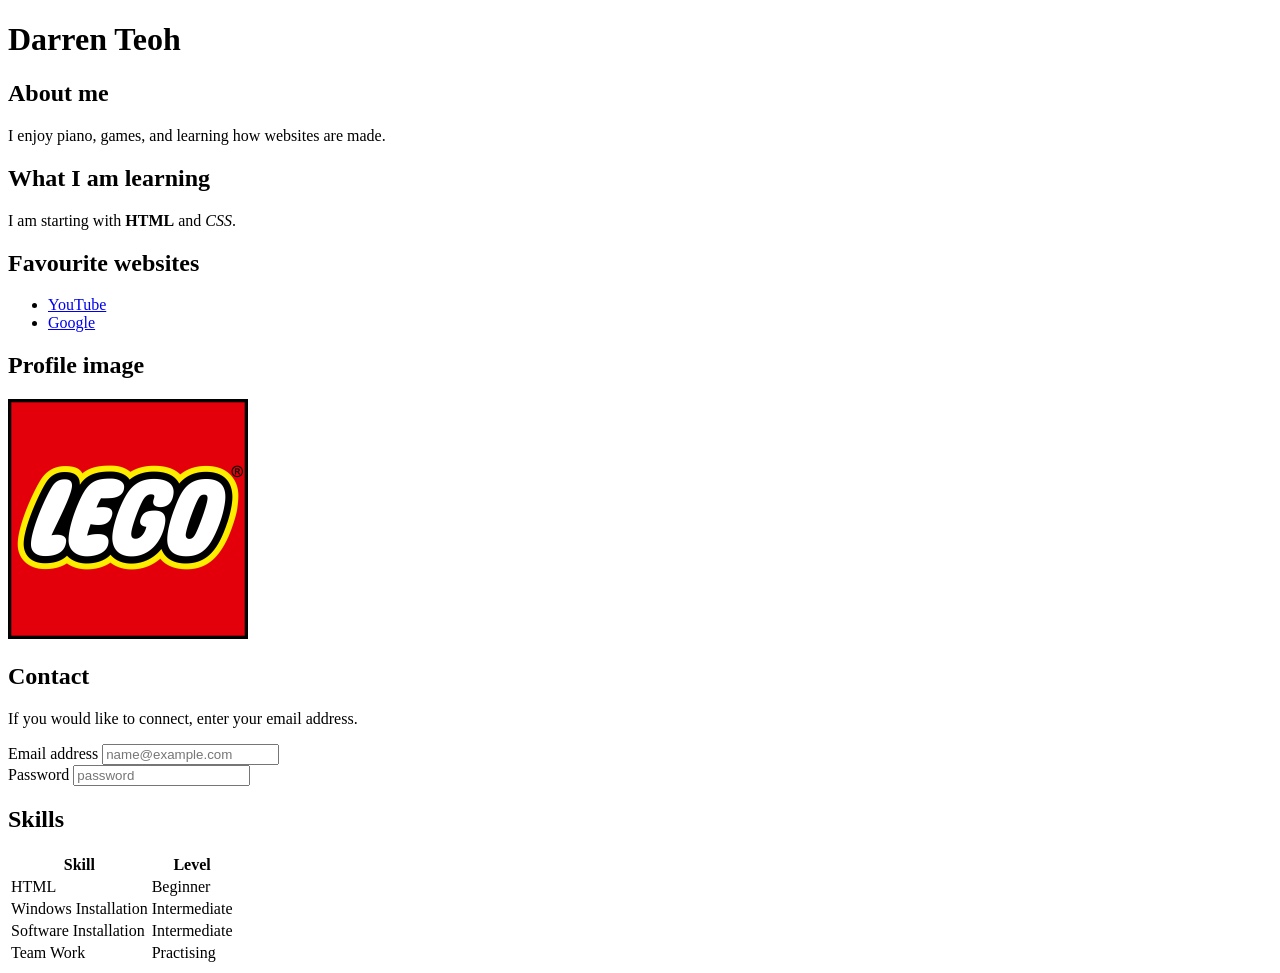
<file: exercise1/index.html>
<!DOCTYPE html>
<html lang="en">

<head>
    <meta charset="UTF-8">
    <meta name="viewport" content="width=device-width, initial-scale=1.0">
    <title>Darren profile</title>
</head>

<body>
    <main>
  <h1>Darren Teoh</h1>

  <h2>About me</h2>
  <p>
    I enjoy piano, games, and learning how websites are made.
  </p>

  <h2>What I am learning</h2>
  <p>
    I am starting with <strong>HTML</strong> and <em>CSS</em>.
  </p>
</main>

<h2>Favourite websites</h2>
<ul>
  <li><a href="https://www.youtube.com/">YouTube</a></li>
  <li><a href="https://www.google.com/">Google</a></li>
</ul>

<h2>Profile image</h2>
<img
  src="images/LEGO_logo.svg.webp"
  alt="Laptop, notebook, mug, and plant on a desk"
  width="240"
  height="240"
>
<h2>Contact</h2>
<p>If you would like to connect, enter your email address.</p>

<div>

<label for="email">Email address</label>
<input id="email" type="text" placeholder="name@example.com">

</div>
<div>

    <label>Password</label>
    <input id="password" type="password" placeholder="password">
</div>

<h2>Skills</h2>
<table>
  <thead>
    <tr>
      <th>Skill</th>
      <th>Level</th>
    </tr>
  </thead>
  <tbody>
    <tr>
      <td>HTML</td>
      <td>Beginner</td>
    </tr>
    <tr>
      <td>Windows Installation</td>
      <td>Intermediate</td>
    </tr>
    <tr>
      <td>Software Installation</td>
      <td>Intermediate</td>
    </tr>
    <tr>
      <td>Team Work</td>
      <td>Practising</td>
    </tr>
  </tbody>
</table>


</body>

</html>
</file>
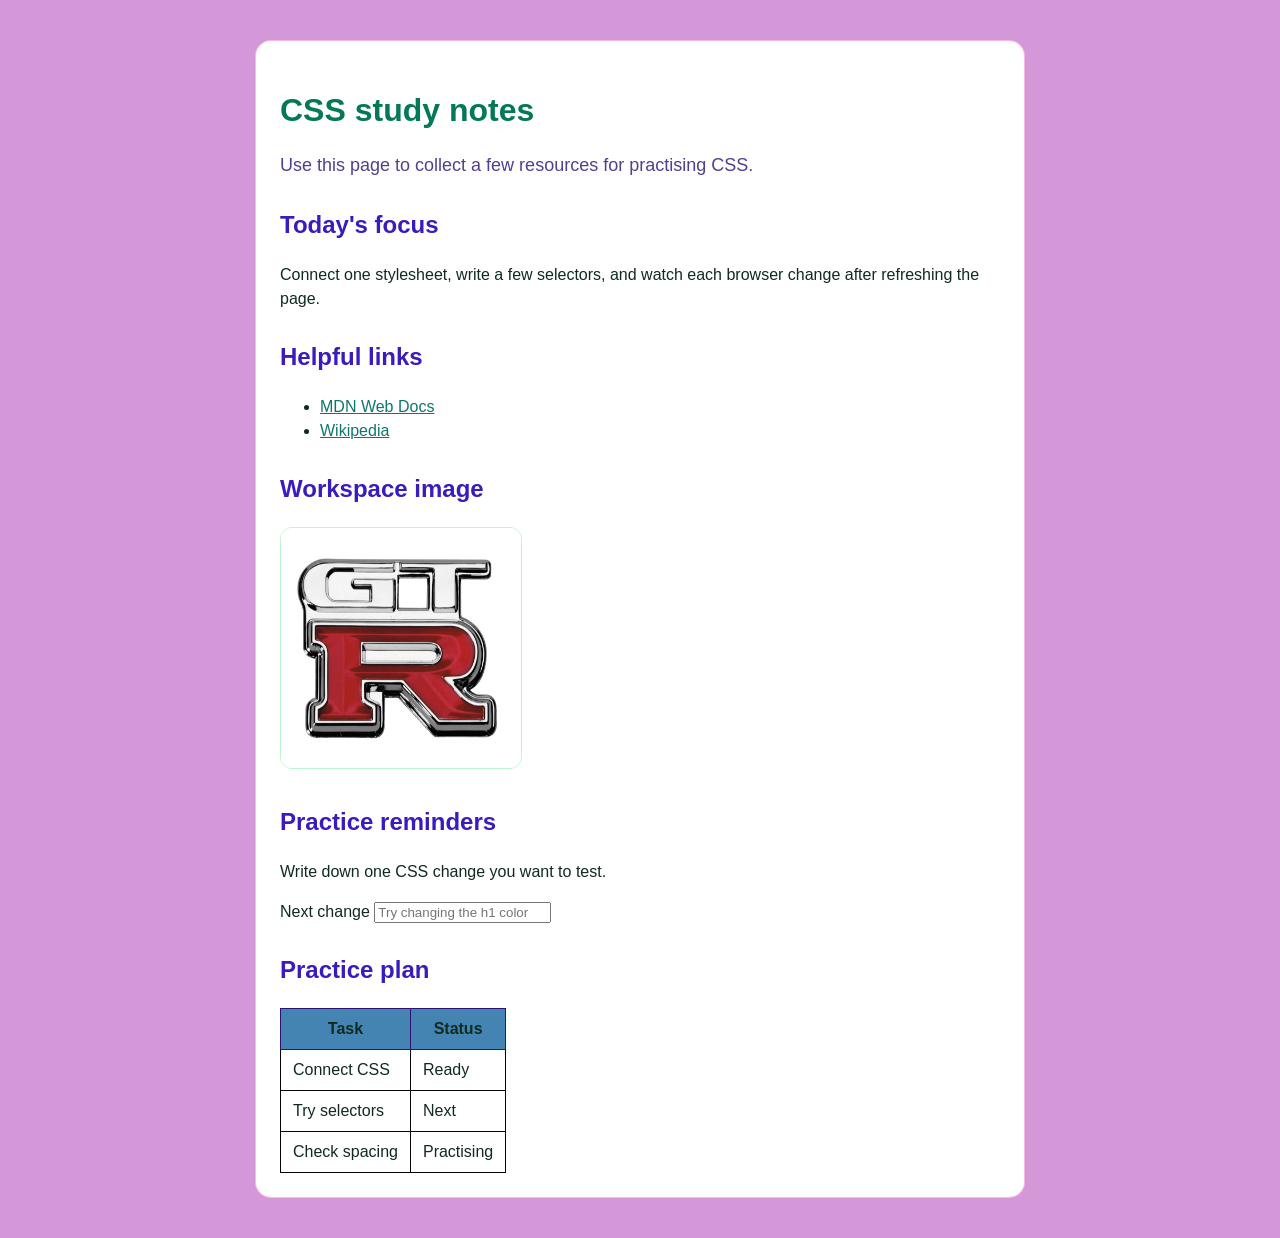
<file: exercise2/index.html>
<!DOCTYPE html>
<html lang="en">
  <head>
    <meta charset="UTF-8">
    <meta name="viewport" content="width=device-width, initial-scale=1.0">
    <title>CSS study notes</title>
    <link rel="stylesheet" href="style.css">
  </head>
  <body>

    <main class="resource-card">

      <h1>CSS study notes</h1>
      <p class="summary">Use this page to collect a few resources for practising CSS.</p>

      <h2>Today's focus</h2>
      <p>
        Connect one stylesheet, write a few selectors, and watch each browser
        change after refreshing the page.
      </p>

      <h2>Helpful links</h2>
      <ul>
        <li><a href="https://developer.mozilla.org/">MDN Web Docs</a></li>
        <li><a href="https://www.wikipedia.org/">Wikipedia</a></li>
      </ul>

      <h2>Workspace image</h2>
      <img
        src="Nissan_Skyline_GTR.jpg"
        alt="Laptop, notebook, mug, and plant on a desk"
        width="240"
        height="240"
      >

      <h2>Practice reminders</h2>
      <p>Write down one CSS change you want to test.</p>
      <label for="reminder">Next change</label>
      <input id="reminder" type="text" placeholder="Try changing the h1 color">

      <h2>Practice plan</h2>
      <table>
        <thead>
          <tr>
            <th>Task</th>
            <th>Status</th>
          </tr>
        </thead>
        <tbody>
          <tr>
            <td>Connect CSS</td>
            <td>Ready</td>
          </tr>
          <tr>
            <td>Try selectors</td>
            <td>Next</td>
          </tr>
          <tr>
            <td>Check spacing</td>
            <td>Practising</td>
          </tr>
        </tbody>
      </table>
    </main>
  </body>
</html>
</file>
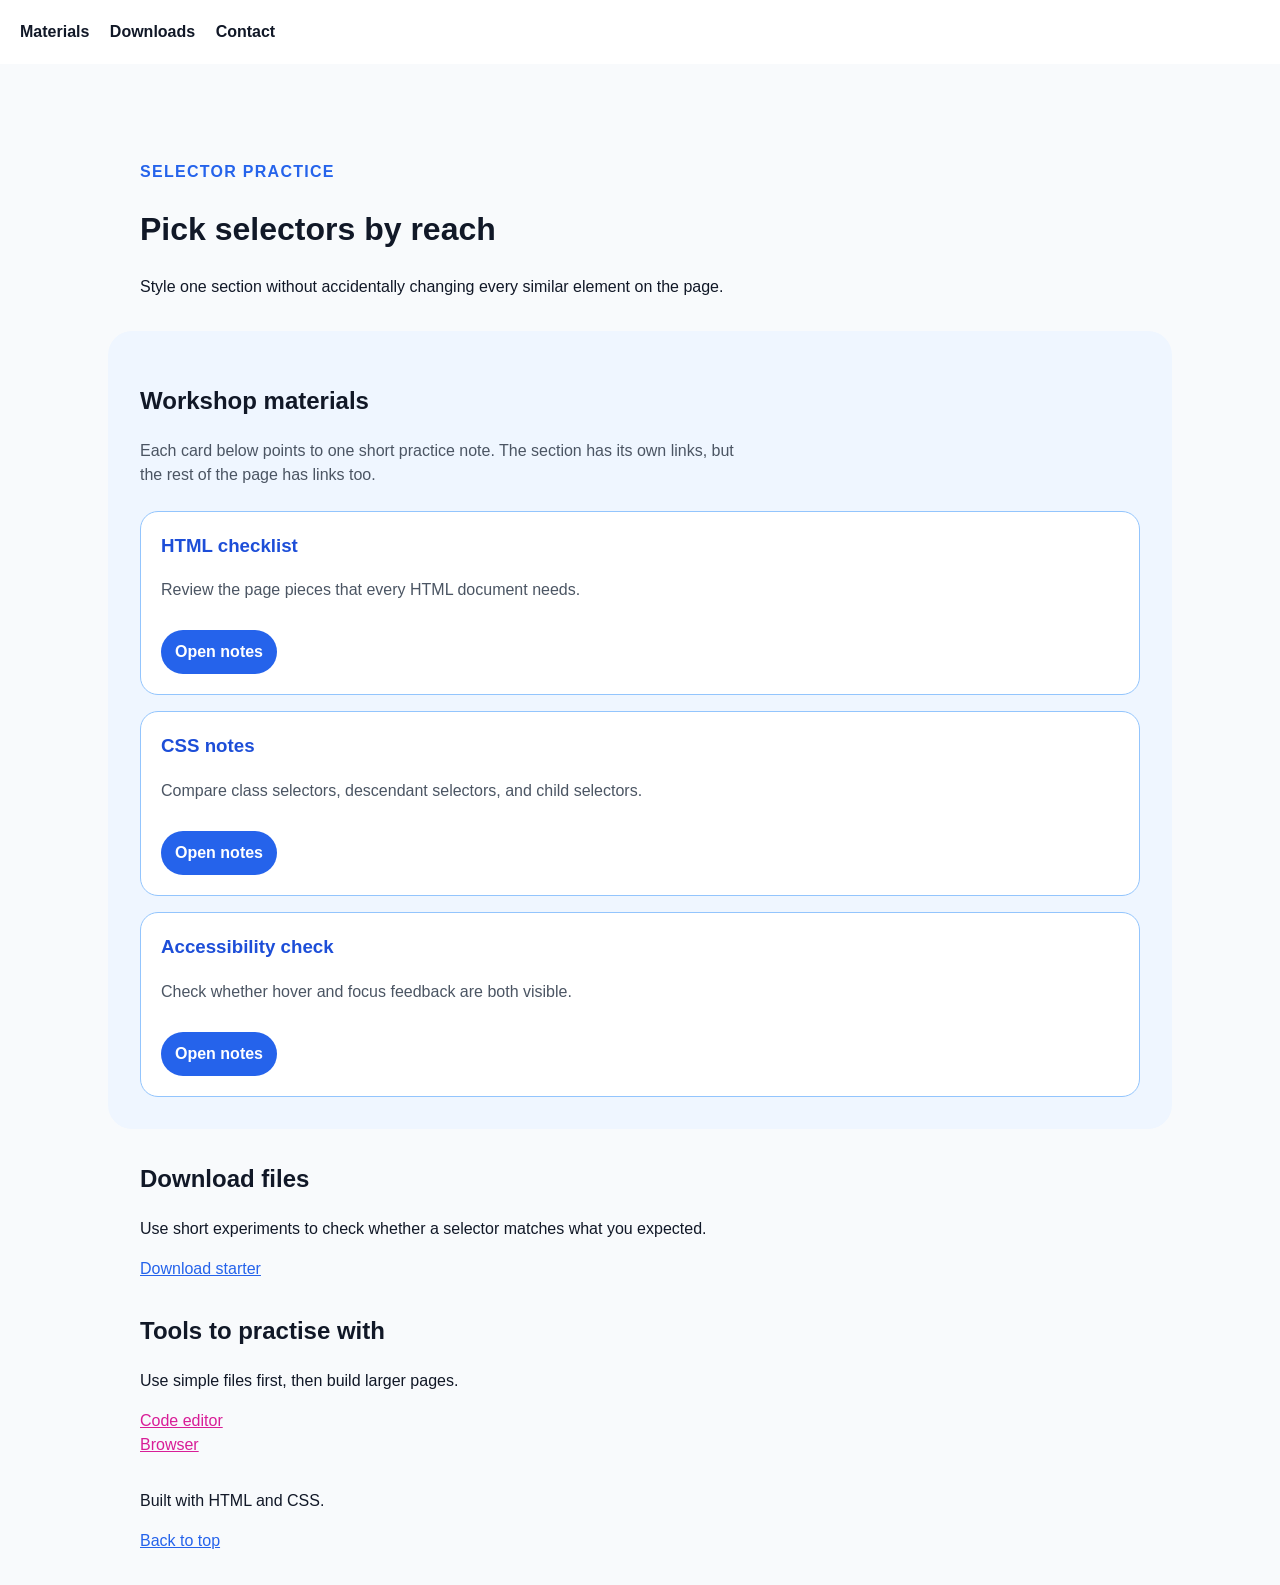
<file: exercise3/index.html>
<!DOCTYPE html>
<html lang="en">
  <head>
    <meta charset="UTF-8">
    <meta name="viewport" content="width=device-width, initial-scale=1.0">
    <title>Resource selector lab</title>
    <link rel="stylesheet" href="style.css">
  </head>
  <body>
    <nav class="quick-nav">
      <a href="#material-shelf">Materials</a>
      <a href="#downloads">Downloads</a>
      <a href="#contact">Contact</a>
    </nav>

    <header class="intro-panel">
      <p class="kicker">Selector practice</p>
      <h1>Pick selectors by reach</h1>
      <p>
        Style one section without accidentally changing every similar element
        on the page.
      </p>
    </header>

    <main>
      <section class="material-shelf" id="material-shelf">
        <h2>Workshop materials</h2>
        <p class="shelf-intro">
          Each card below points to one short practice note. The section has
          its own links, but the rest of the page has links too.
        </p>

        <div class="material-list">
          <article class="material-card">
            <h3>HTML checklist</h3>
            <p>Review the page pieces that every HTML document needs.</p>
            <a class="lesson-link" href="#html-checklist">Open notes</a>
          </article>

          <article class="material-card">
            <h3>CSS notes</h3>
            <p>Compare class selectors, descendant selectors, and child selectors.</p>
            <a class="lesson-link" href="#css-notes">Open notes</a>
          </article>

          <article class="material-card">
            <h3>Accessibility check</h3>
            <p>Check whether hover and focus feedback are both visible.</p>
            <a class="lesson-link" href="#accessibility-check">Open notes</a>
          </article>
        </div>
      </section>

      <section class="downloads" id="downloads">
        <h2>Download files</h2>
        <p>
          Use short experiments to check whether a selector matches what you
          expected.
        </p>
        <a href="#notes">Download starter</a>
      </section>

      
      <section class="tools">
  <h2>Tools to practise with</h2>
  <p>Use simple files first, then build larger pages.</p>
  <a href="#editor">Code editor</a>
  <a href="#browser">Browser</a>
</section>

    </main>

    <footer class="page-footer" id="contact">
      <p>Built with HTML and CSS.</p>
      <a href="#top">Back to top</a>
    </footer>
  </body>
</html>
</file>
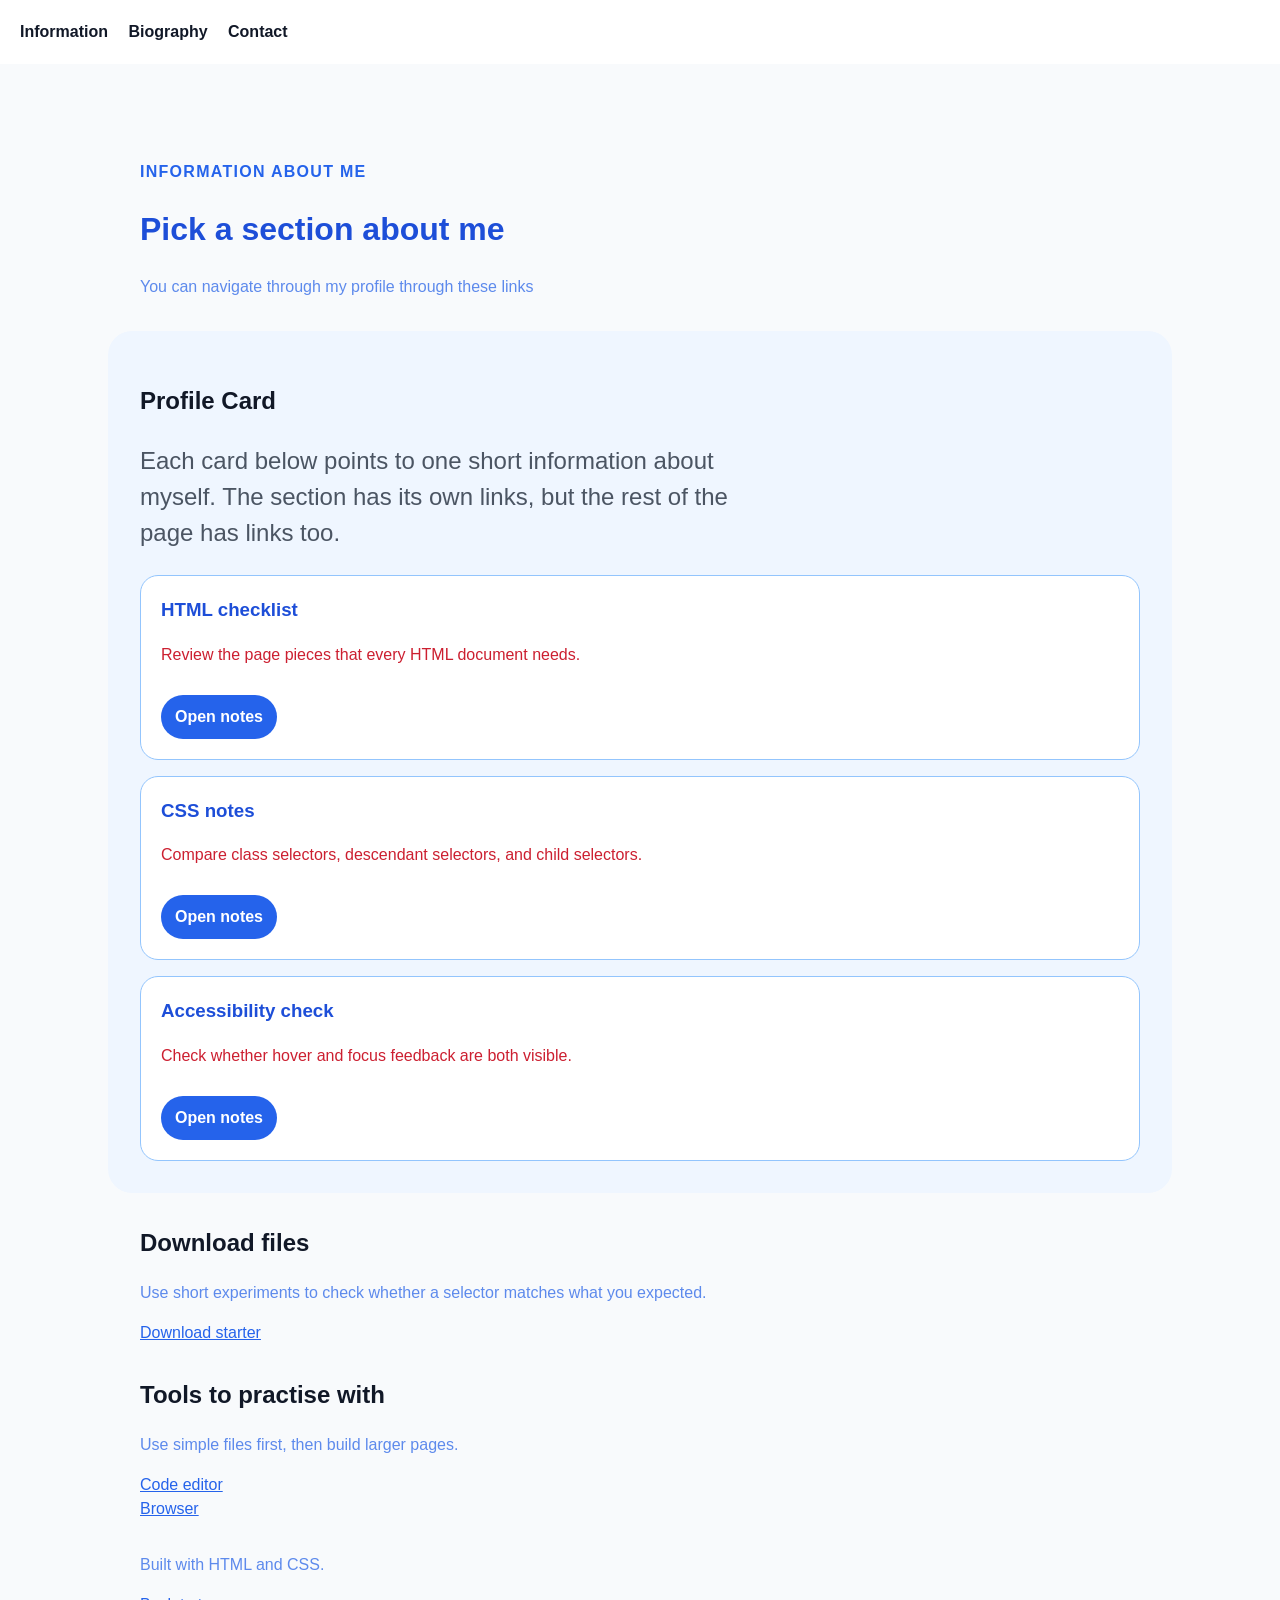
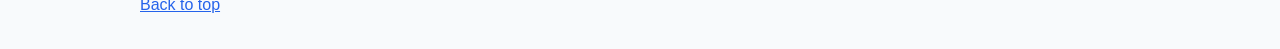
<file: exercise3/feature-cards/index.html>
<!DOCTYPE html>
<html lang="en">

<head>
    <meta charset="UTF-8">
    <meta name="viewport" content="width=device-width, initial-scale=1.0">
    <title>About me</title>
    <link rel="stylesheet" href="style.css">
</head>

<body>
    <nav class="quick-nav">
        <a href="#info">Information</a>
        <a href="#bio">Biography</a>
        <a href="#contact">Contact</a>
    </nav>

    <!-- <span> is used to target a item without creating a new line -->

    <header class="intro-panel">
        <p class="kicker">Information about me</p>
        <h1>Pick a section about me</h1>
        <p>
            You can navigate through my profile through these links
        </p>
    </header>

    <main>
        <section class="info" id="info">
            <h2>Profile Card</h2>
            <p class="shelf-intro">
                Each card below points to one short information about myself. The section has
                its own links, but the rest of the page has links too.
            </p>

            <div class="material-list">
                <article class="material-card">
                    <h3>HTML checklist</h3>
                    <p>Review the page pieces that every HTML document needs.</p>
                    <a class="lesson-link" href="#html-checklist">Open notes</a>
                </article>

                <article class="material-card">
                    <h3>CSS notes</h3>
                    <p>Compare class selectors, descendant selectors, and child selectors.</p>
                    <a class="lesson-link" href="#css-notes">Open notes</a>
                </article>

                <article class="material-card">
                    <h3>Accessibility check</h3>
                    <p>Check whether hover and focus feedback are both visible.</p>
                    <a class="lesson-link" href="#accessibility-check">Open notes</a>
                </article>
            </div>
        </section>

        <section class="bio" id="bio">
            <h2>Download files</h2>
            <p>
                Use short experiments to check whether a selector matches what you
                expected.
            </p>
            <a href="#notes">Download starter</a>
        </section>

        <section class="tools">
            <h2>Tools to practise with</h2>
            <p>Use simple files first, then build larger pages.</p>
            <a href="#editor">Code editor</a>
            <a href="#browser">Browser</a>
        </section>
    </main>

    <footer class="page-footer" id="contact">
        <p>Built with HTML and CSS.</p>
        <a href="#top">Back to top</a>
    </footer>
</body>

</html>

<!-- Not completed -->
</file>
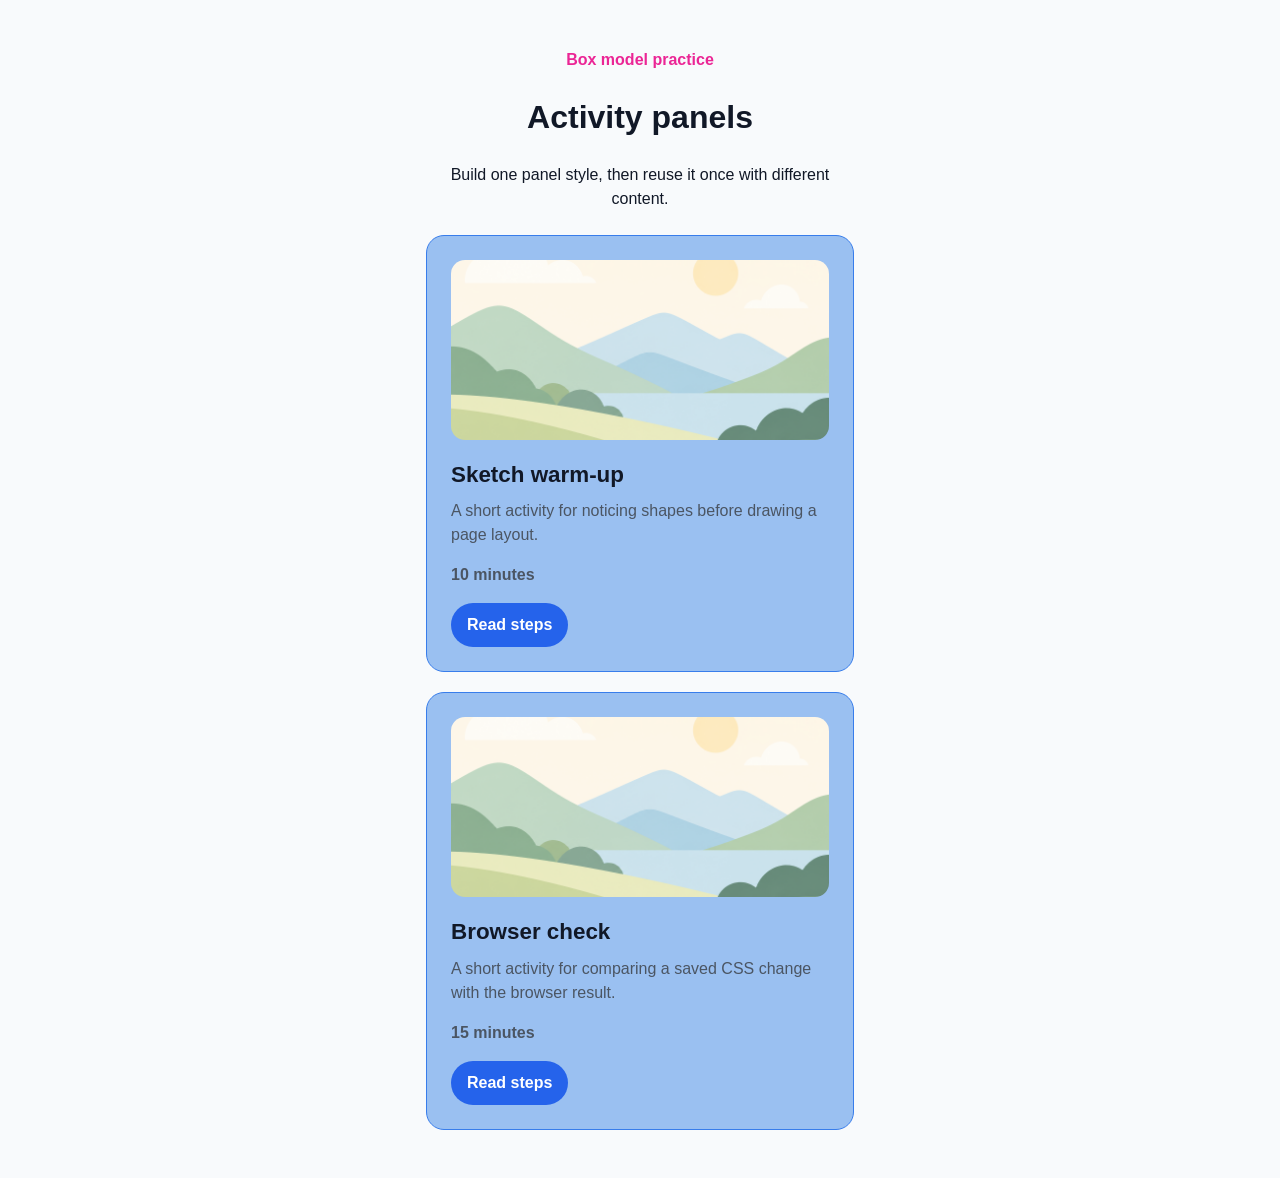
<file: exercise4/box-model-component/index.html>
<!DOCTYPE html>
<html lang="en">
  <head>
    <meta charset="UTF-8">
    <meta name="viewport" content="width=device-width, initial-scale=1.0">
    <title>Activity panels</title>
    <link rel="stylesheet" href="style.css">
  </head>
  <body>
    <main class="lesson-shell">
      <header class="lesson-header">
        <p class="topic-label">Box model practice</p>
        <h1>Activity panels</h1>
        <p>
          Build one panel style, then reuse it once with different content.
        </p>
      </header>

      <article class="activity-panel">
        <img
          class="panel-image"
          src="images/card-landscape.png"
          alt="Soft illustrated hills and lake"
        >
        <h2>Sketch warm-up</h2>
        <p>
          A short activity for noticing shapes before drawing a page layout.
        </p>
        <p class="panel-detail">10 minutes</p>
        <a class="panel-link" href="#sketch-warm-up">Read steps</a>
      </article>

      <article class="activity-panel">
  <img
    class="panel-image"
    src="images/card-landscape.png"
    alt="Soft illustrated hills and lake"
  >
  <h2>Browser check</h2>
  <p>
    A short activity for comparing a saved CSS change with the browser result.
  </p>
  <p class="panel-detail">15 minutes</p>
  <a class="panel-link" href="#browser-check">Read steps</a>
</article>

    </main>
  </body>
</html>
</file>
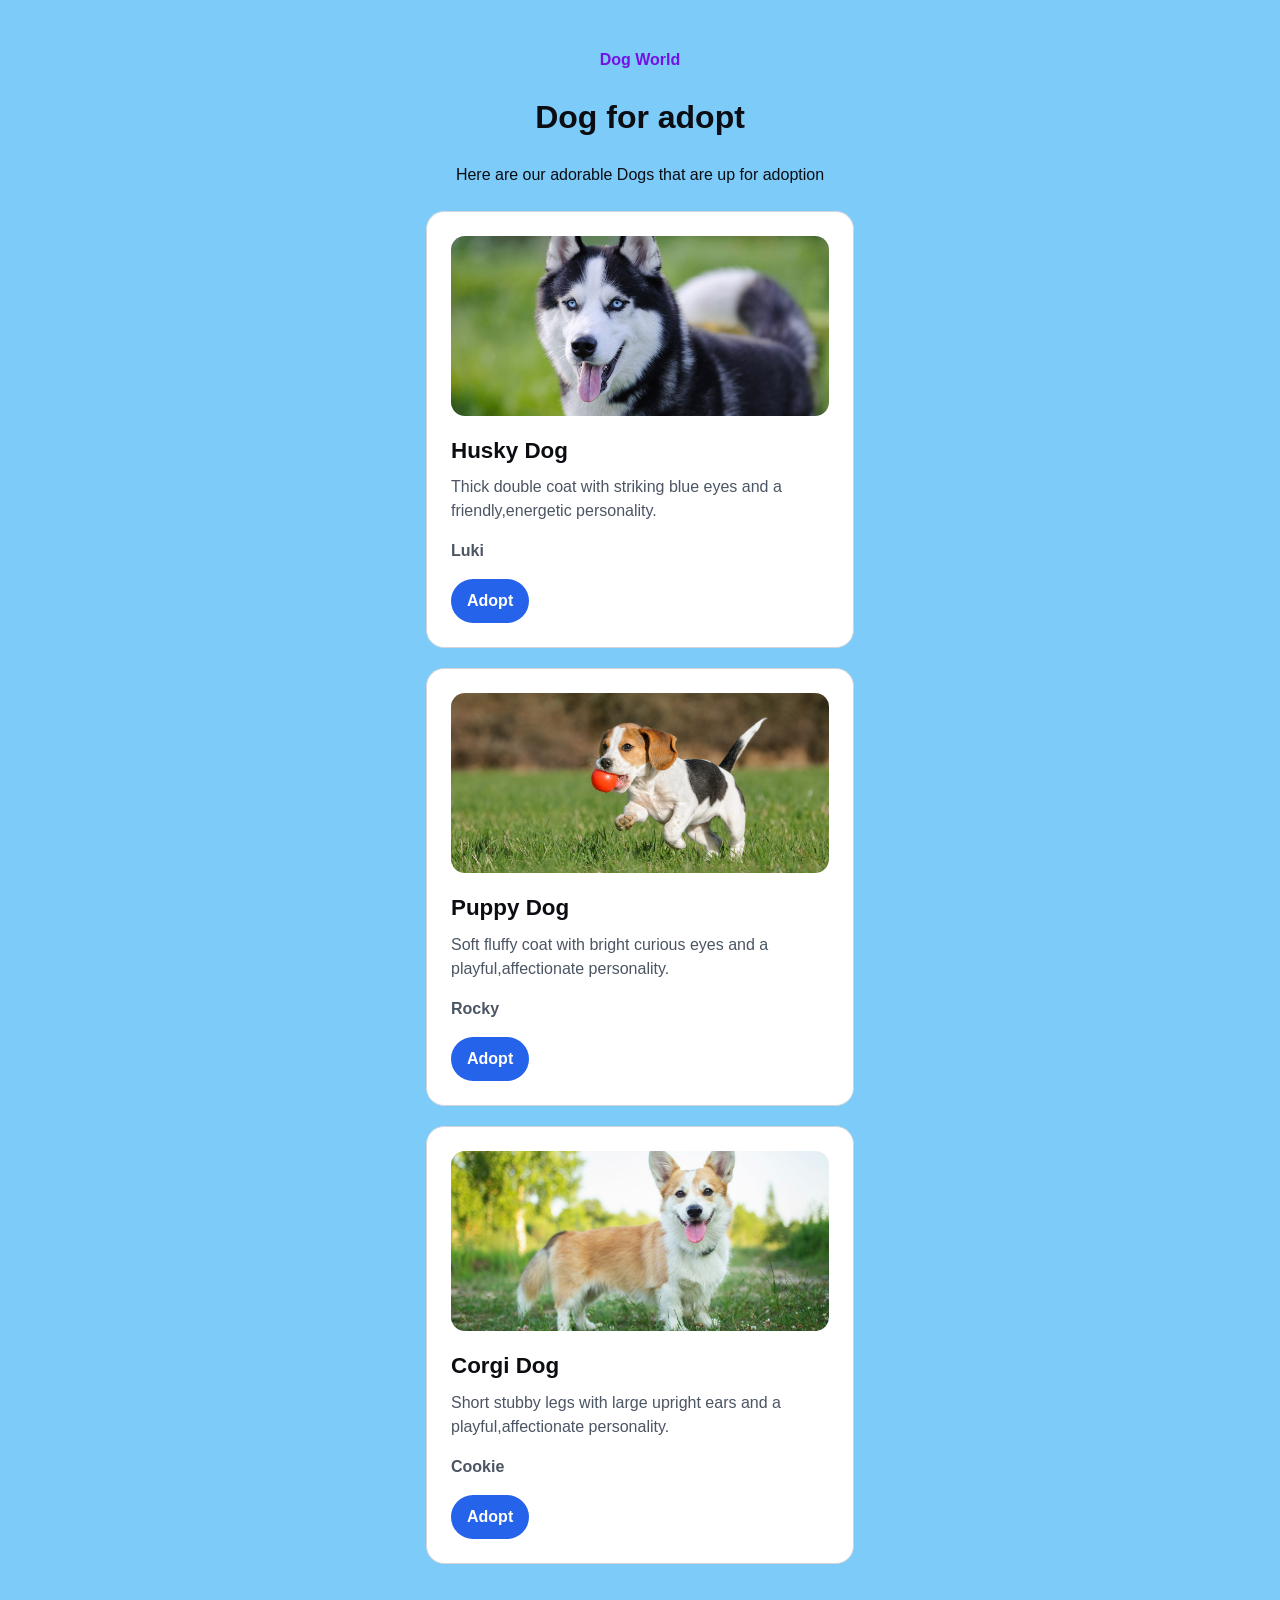
<file: exercise4/reusable-cards/index.html>
<!DOCTYPE html>
<html lang="en">

<head>
    <meta charset="UTF-8">
    <meta name="viewport" content="width=device-width, initial-scale=1.0">
    <title>Animal</title>
    <link rel="stylesheet" href="style.css">
</head>

<body>
    <main class="lesson-shell">
        <header class="lesson-header">
            <p class="topic-label">Dog World</p>
            <h1>Dog for adopt</h1>
            <p>
                Here are our adorable Dogs that are up for adoption
            </p>
        </header>

        <article class="activity-panel">
            <img class="panel-image" src="images/husky dog.jpg" alt="Dog breed is a Husky Dog">
            <h2>Husky Dog</h2>
            <p>
                Thick double coat with striking blue eyes and a friendly,energetic personality.
            </p>
            <p class="panel-detail">Luki</p>
            <a class="panel-link" href="#Husky">Adopt</a>
        </article>

        <article class="activity-panel">
            <img class="panel-image" src="images/puppy dog.png" alt="Dog breed is a Puppy Dog">
            <h2>Puppy Dog</h2>
            <p>
                Soft fluffy coat with bright curious eyes and a playful,affectionate personality.
            </p>
            <p class="panel-detail">Rocky</p>
            <a class="panel-link" href="#Puppy">Adopt</a>
        </article>

        <article class="activity-panel">
            <img class="panel-image" src="images/corgi dog.jpg" alt="Dog breed is a Corgi dog">
            <h2>Corgi Dog</h2>
            <p>
                Short stubby legs with large upright ears and a playful,affectionate personality.
            </p>    
            <p class="panel-detail">Cookie</p>
            <a class="panel-link" href="#Corgi">Adopt</a>
        </article>

    </main>
</body>

</html>
</file>
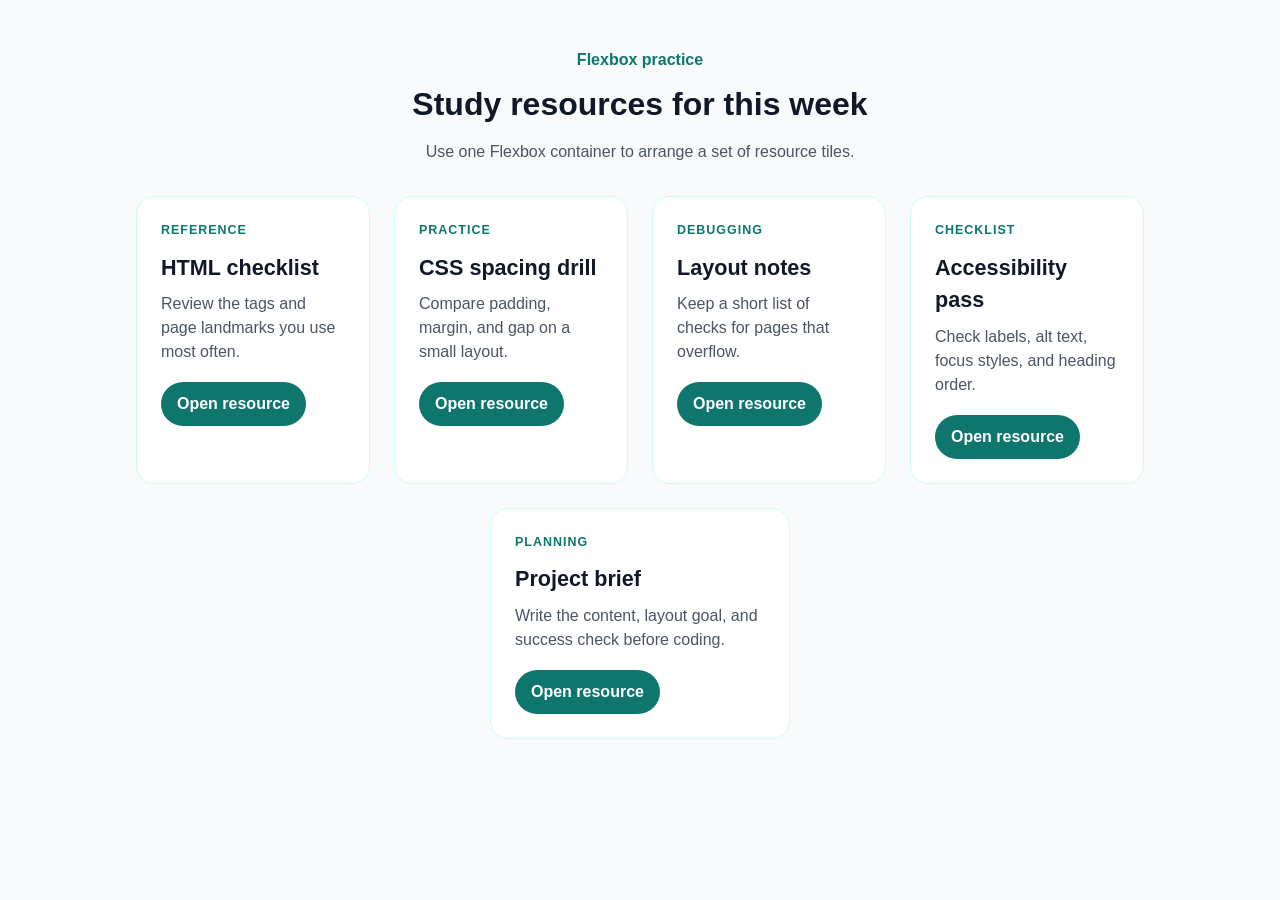
<file: exercise5/flexbox-resource-strip/index.html>
<!DOCTYPE html>
<html lang="en">

<head>
    <meta charset="UTF-8">
    <meta name="viewport" content="width=device-width, initial-scale=1.0">
    <title>Flexbox study resources</title>
    <link rel="stylesheet" href="style.css">
</head>

<body>
    <main class="page-shell">
        <header class="page-header">
            <p class="eyebrow">Flexbox practice</p>
            <h1>Study resources for this week</h1>
            <p>
                Use one Flexbox container to arrange a set of resource tiles.
            </p>
        </header>

        <section class="resource-row" aria-label="Study resources">
            <article class="resource-tile">
                <p class="resource-type">Reference</p>
                <h2>HTML checklist</h2>
                <p>Review the tags and page landmarks you use most often.</p>
                <a class="resource-link" href="#html-checklist">Open resource</a>
            </article>

            <article class="resource-tile">
                <p class="resource-type">Practice</p>
                <h2>CSS spacing drill</h2>
                <p>Compare padding, margin, and gap on a small layout.</p>
                <a class="resource-link" href="#spacing-drill">Open resource</a>
            </article>

            <article class="resource-tile">
                <p class="resource-type">Debugging</p>
                <h2>Layout notes</h2>
                <p>Keep a short list of checks for pages that overflow.</p>
                <a class="resource-link" href="#layout-notes">Open resource</a>
            </article>

            <article class="resource-tile">
                <p class="resource-type">Checklist</p>
                <h2>Accessibility pass</h2>
                <p>Check labels, alt text, focus styles, and heading order.</p>
                <a class="resource-link" href="#accessibility-pass">Open resource</a>
            </article>

            <article class="resource-tile">
                <p class="resource-type">Planning</p>
                <h2>Project brief</h2>
                <p>Write the content, layout goal, and success check before coding.</p>
                <a class="resource-link" href="#project-brief">Open resource</a>
            </article>

        </section>
    </main>
</body>

</html>
</file>
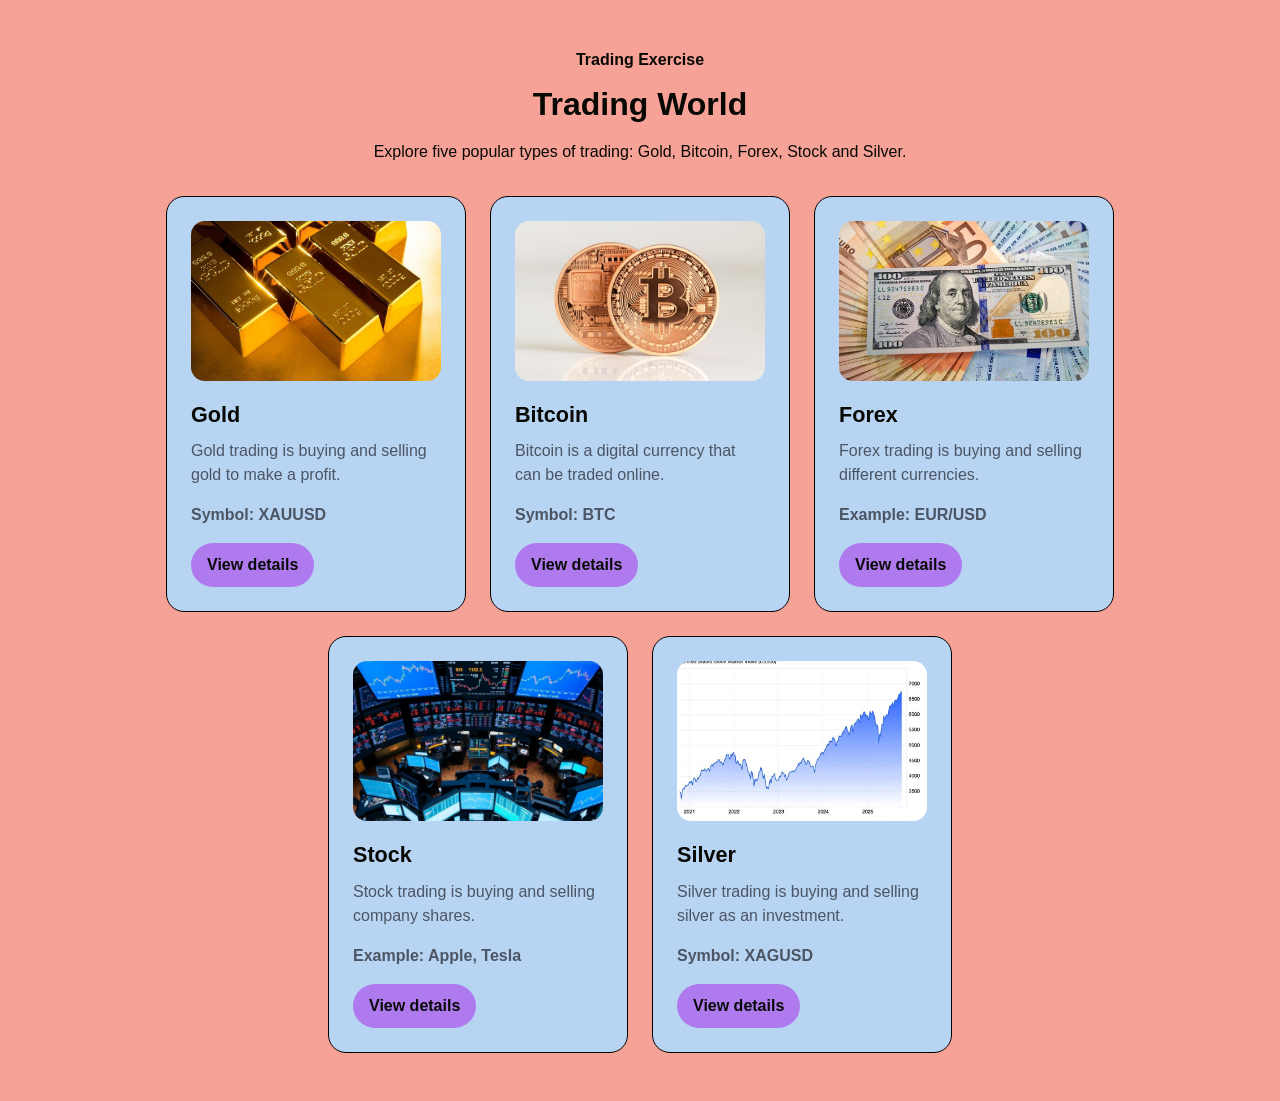
<file: exercise5/responsive-card-gallery/index.html>
<!DOCTYPE html>
<html lang="en">

<head>
  <meta charset="UTF-8">
  <meta name="viewport" content="width=device-width, initial-scale=1.0">
  <title>My Trading Gallery</title>
  <link rel="stylesheet" href="style.css">
</head>

<body>
  <main class="page-shell">
    <header class="page-header">
      <p class="eyebrow">Trading Exercise</p>
      <h1>Trading World</h1>
      <p>
        Explore five popular types of trading: Gold, Bitcoin, Forex, Stock and Silver.
      </p>
    </header>

    <section class="card-gallery" aria-label="Card gallery">
      <article class="gallery-card">
        <img class="card-image" src="images/Gold.jpg" alt="Soft illustrated hills and lake">
        <h2>Gold</h2>
        <p>Gold trading is buying and selling gold to make a profit.</p>
        <p class="card-detail">Symbol: XAUUSD</p>
        <a class="card-link" href="#Gold">View details</a>
      </article>

      <article class="gallery-card">
        <img class="card-image" src="images/Bitcoin.jpg" alt="Soft illustrated hills and lake">
        <h2>Bitcoin</h2>
        <p>Bitcoin is a digital currency that can be traded online.</p>
        <p class="card-detail">Symbol: BTC</p>
        <a class="card-link" href="#Bitcoin">View details</a>
      </article>

      <article class="gallery-card">
        <img class="card-image" src="images/Forex.jpg" alt="Soft illustrated hills and lake">
        <h2>Forex</h2>
        <p>Forex trading is buying and selling different currencies.</p>
        <p class="card-detail">Example: EUR/USD</p>
        <a class="card-link" href="#Forex">View details</a>
      </article>

      <article class="gallery-card">
        <img class="card-image" src="images/Stock.jpg" alt="Soft illustrated hills and lake">
        <h2>Stock</h2>
        <p>Stock trading is buying and selling company shares.</p>
        <p class="card-detail">Example: Apple, Tesla</p>
        <a class="card-link" href="#Stock">View details</a>
      </article>

      <article class="gallery-card">
        <img class="card-image" src="images/Silver.jpg" alt="Soft illustrated hills and lake">
        <h2>Silver</h2>
        <p>Silver trading is buying and selling silver as an investment.</p>
        <p class="card-detail">Symbol: XAGUSD</p>
        <a class="card-link" href="#Silver">View details</a>
      </article>

    </section>
  </main>
</body>

</html>
</file>
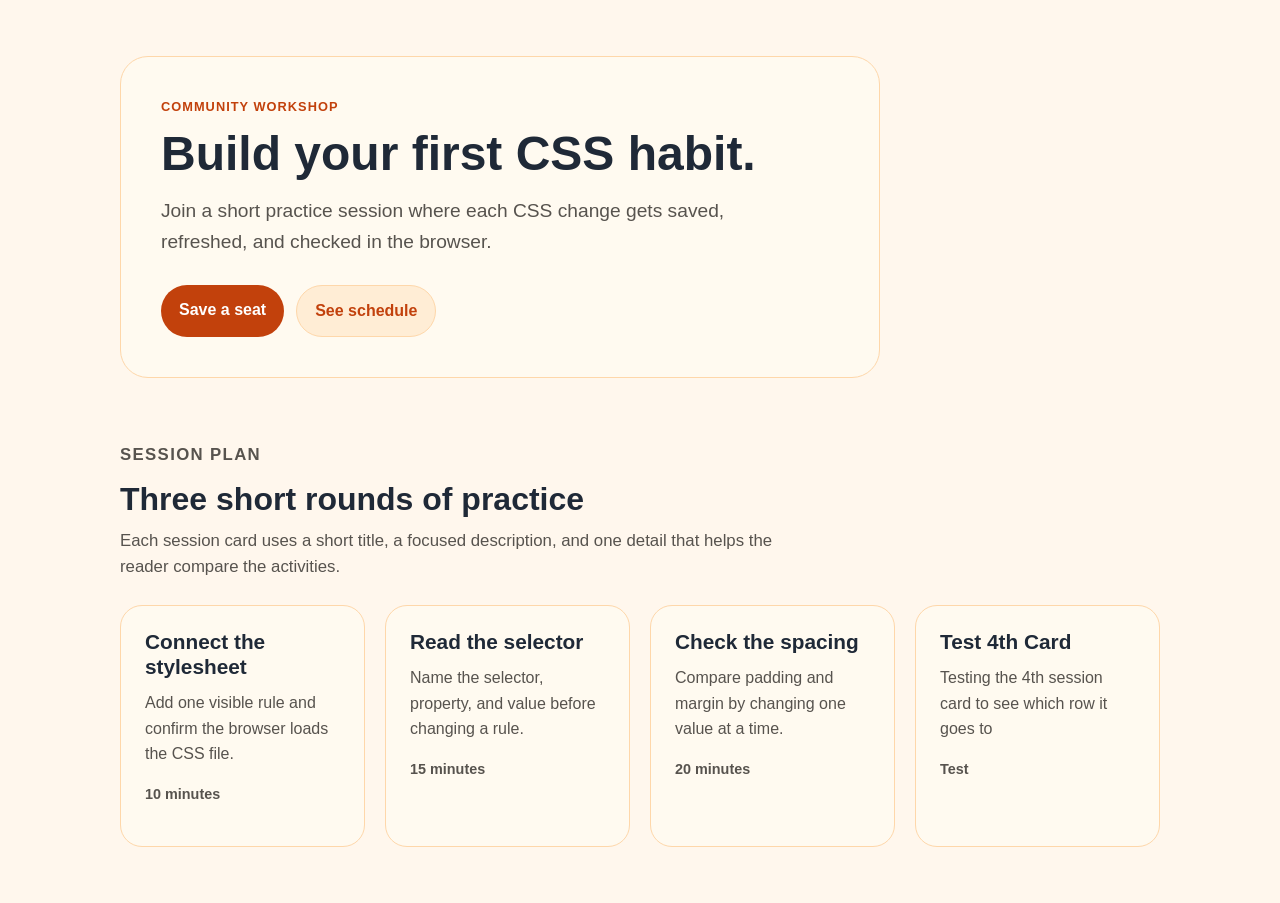
<file: exercise6/event-visual-hierarchy/index.html>
<!DOCTYPE html>
<html lang="en">
  <head>
    <meta charset="UTF-8">
    <meta name="viewport" content="width=device-width, initial-scale=1.0">
    <title>Workshop announcement</title>
    <link rel="stylesheet" href="style.css">
  </head>
  <body>
    <main class="event-page">
      <section class="feature-panel" aria-labelledby="event-title">
        <p class="kicker">Community workshop</p>
        <h1 id="event-title">Build your first CSS habit.</h1>
        <p class="feature-intro">
          Join a short practice session where each CSS change gets saved,
          refreshed, and checked in the browser.
        </p>
        <div class="event-actions">
          <a class="action primary-action" href="#sessions">Save a seat</a>
          <a class="action secondary-action" href="#schedule">See schedule</a>
        </div>
      </section>

      <section class="session-section" id="sessions" aria-labelledby="sessions-title">
        <div class="session-heading">
          <p class="kicker">Session plan</p>
          <h2 id="sessions-title">Three short rounds of practice</h2>
          <p>
            Each session card uses a short title, a focused description, and
            one detail that helps the reader compare the activities.
          </p>
        </div>

        <div class="session-list">
          <article class="session-card">
            <h3>Connect the stylesheet</h3>
            <p>Add one visible rule and confirm the browser loads the CSS file.</p>
            <p class="session-meta">10 minutes</p>
          </article>

          <article class="session-card">
            <h3>Read the selector</h3>
            <p>Name the selector, property, and value before changing a rule.</p>
            <p class="session-meta">15 minutes</p>
          </article>

          <article class="session-card">
            <h3>Check the spacing</h3>
            <p>Compare padding and margin by changing one value at a time.</p>
            <p class="session-meta">20 minutes</p>
          </article>

          <article class="session-card">
            <h3>Test 4th Card</h3>
            <p>Testing the 4th session card to see which row it goes to</p>
            <p class="session-meta">Test</p>
          </article>
        </div>
      </section>
    </main>
  </body>
</html>
</file>
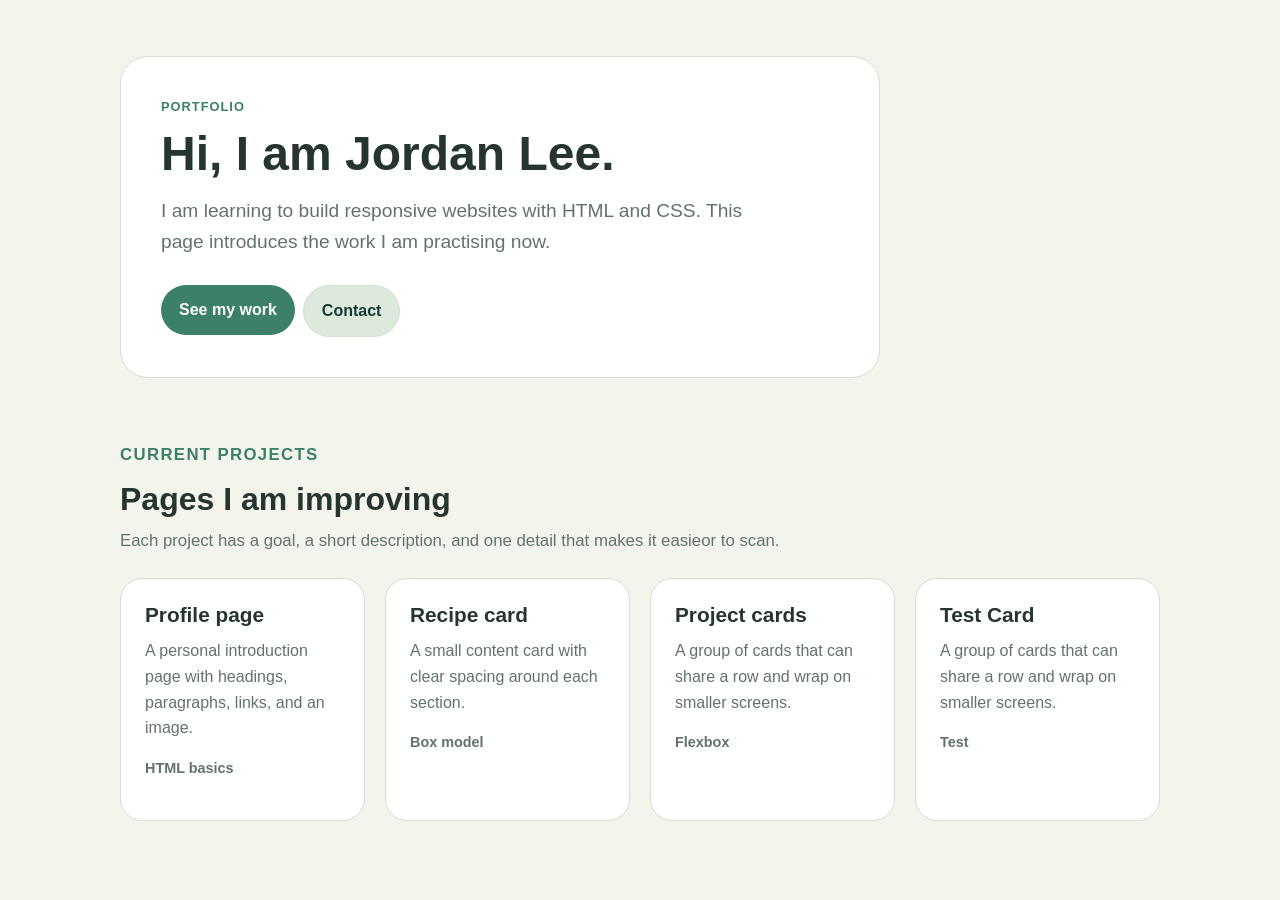
<file: exercise6/portfolio-visual-hierarchy/index.html>
<!DOCTYPE html>
<html lang="en">
  <head>
    <meta charset="UTF-8">
    <meta name="viewport" content="width=device-width, initial-scale=1.0">
    <title>My portfolio preview</title>
    <link rel="stylesheet" href="style.css">
  </head>
  <body>
    <main class="portfolio-page">
      <section class="intro-panel" aria-labelledby="intro-title">
        <p class="label">Portfolio</p>
        <h1 id="intro-title">Hi, I am Jordan Lee.</h1>
        <p class="intro-text">
          I am learning to build responsive websites with HTML and CSS. This
          page introduces the work I am practising now.
        </p>
        <div class="intro-links">
            <div class="first1">
                <a class="main-link" href="#work">See my work</a>
            </div>
          <a class="quiet-link" href="#contact">Contact</a>
        </div>
      </section>

      <section class="work-section" id="work" aria-labelledby="work-title">
        <div class="work-heading">
          <p class="label">Current projects</p>
          <h2 id="work-title">Pages I am improving</h2>
          <p>
            Each project has a goal, a short description, and one detail that
            makes it easieor to scan.
          </p>
        </div>

        <!-- Command + Option + [ to collapse a section -->
        <div class="work-list">
          <article class="work-card">
            <h3>Profile page</h3>
            <p>A personal introduction page with headings, paragraphs, links, and an image.</p>
            <p class="work-detail">HTML basics</p>
          </article>

          <article class="work-card">
            <h3>Recipe card</h3>
            <p>A small content card with clear spacing around each section.</p>
            <p class="work-detail">Box model</p>
          </article>

          <article class="work-card">
            <h3>Project cards</h3>
            <p>A group of cards that can share a row and wrap on smaller screens.</p>
            <p class="work-detail">Flexbox</p>
          </article>

          <!-- 4th Test Card -->
          <article class="work-card">
            <h3>Test Card</h3>
            <p>A group of cards that can share a row and wrap on smaller screens.</p>
            <p class="work-detail">Test</p>
          </article>
        </div>
      </section>
    </main>
  </body>
</html>
</file>
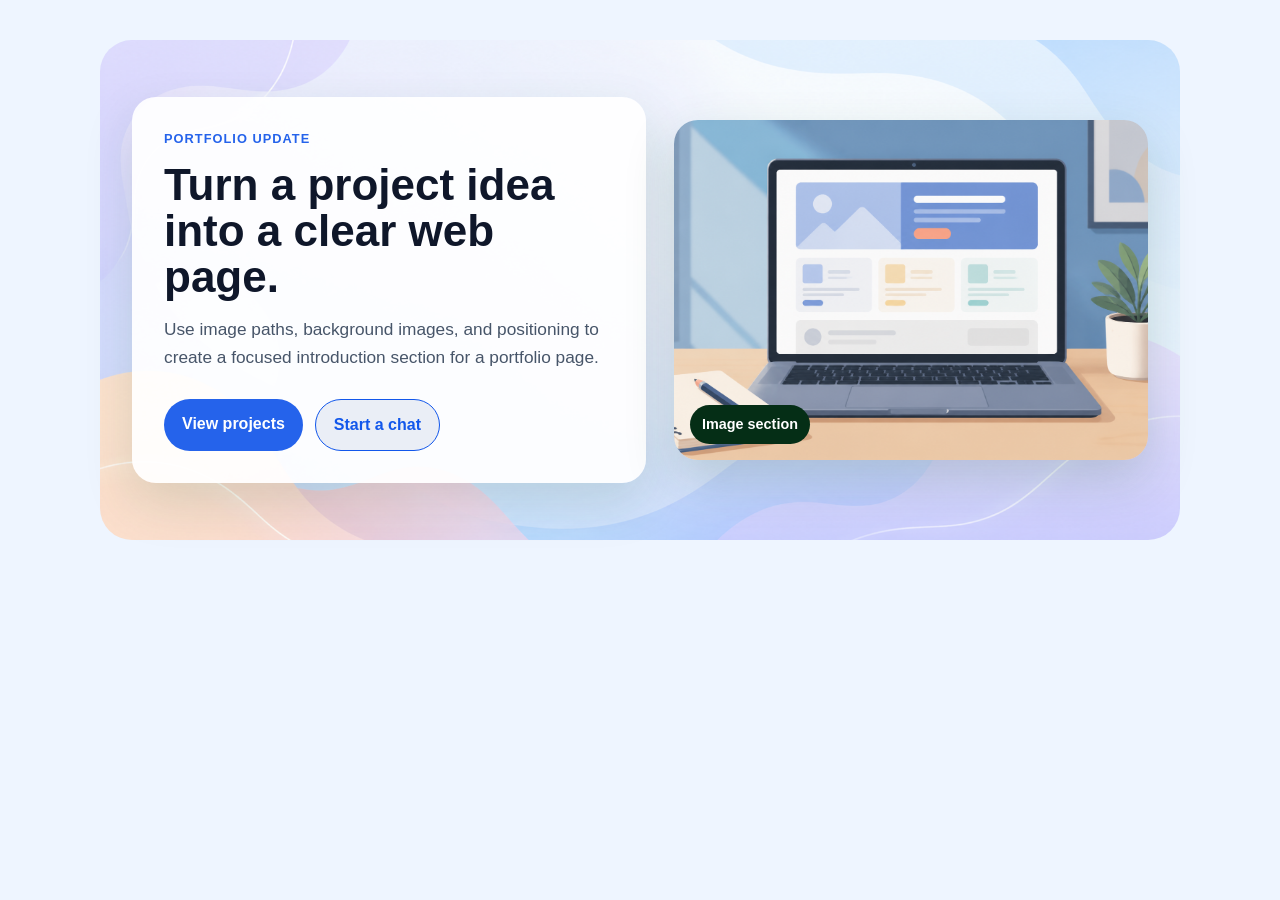
<file: exercise7/portfolio-image-hero/index.html>
<!DOCTYPE html>
<html lang="en">
  <head>
    <meta charset="UTF-8">
    <meta name="viewport" content="width=device-width, initial-scale=1.0">
    <title>Portfolio image hero exercise</title>
    <link rel="stylesheet" href="style.css">
  </head>
  <body>
    <main class="page-shell">
      <section class="hero" aria-labelledby="hero-title">
        <div class="hero-content">
          <p class="eyebrow">Portfolio update</p>
          <h1 id="hero-title">Turn a project idea into a clear web page.</h1>
          <p class="hero-intro">
            Use image paths, background images, and positioning to create a
            focused introduction section for a portfolio page.
          </p>
          <div class="hero-actions">
            <a class="button primary-button" href="#projects">View projects</a>
            <a class="button secondary-button" href="#contact">Start a chat</a>
          </div>
        </div>

        <div class="image-panel">
          <!-- Add the content image here. Use images/portfolio-desk.png. -->
           <img
            class="feature-photo"
            src="images/portfolio-desk.png"
            alt="Laptop showing a page layout beside a notebook and plant"
          >
          <p class="image-label">Image section</p>
        </div>
      </section>
    </main>
  </body>
</html>
</file>
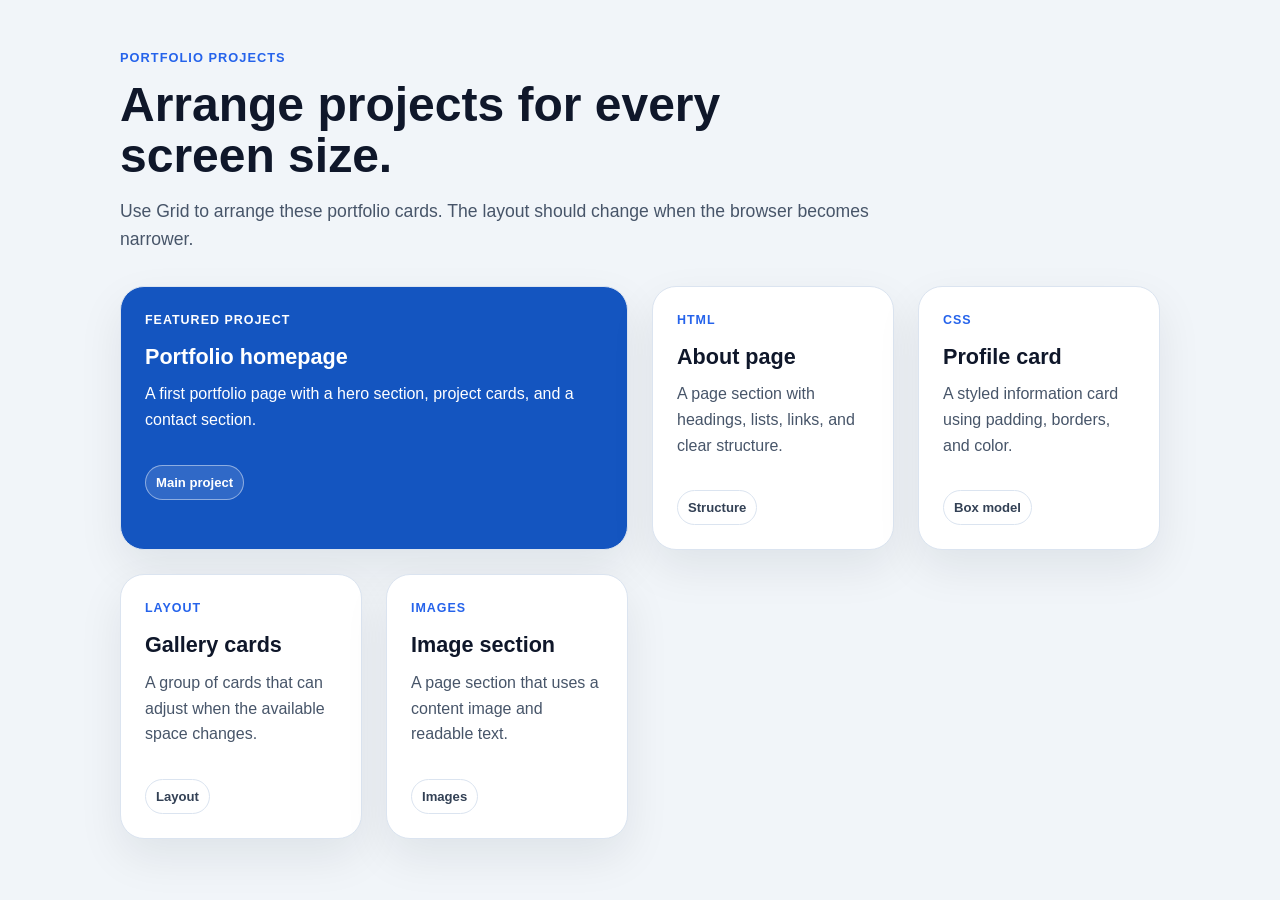
<file: exercise8/responsive-portfolio-grid/index.html>
<!DOCTYPE html>
<html lang="en">
  <head>
    <meta charset="UTF-8">
    <meta name="viewport" content="width=device-width, initial-scale=1.0">
    <title>Responsive Portfolio Grid</title>
    <link rel="stylesheet" href="style.css">
  </head>
  <body>
    <main class="page-shell">
      <section class="intro" aria-labelledby="page-title">
        <p class="eyebrow">Portfolio Projects</p>
        <h1 id="page-title">Arrange projects for every screen size.</h1>
        <p>
          Use Grid to arrange these portfolio cards. The layout should change when the browser becomes narrower.
        </p>
      </section>

      <section class="project-grid" aria-label="Portfolio projects">
        <article class="project-card featured-project">
          <p class="project-kind">Featured Project</p>
          <h2>Portfolio homepage</h2>
          <p>
            A first portfolio page with a hero section, project cards, and a contact section.
          </p>
          <p class="project-note">Main project</p>
        </article>

        <article class="project-card">
          <p class="project-kind">HTML</p>
          <h2>About page</h2>
          <p>A page section with headings, lists, links, and clear structure.</p>
          <p class="project-note">Structure</p>
        </article>

        <article class="project-card">
          <p class="project-kind">CSS</p>
          <h2>Profile card</h2>
          <p>A styled information card using padding, borders, and color.</p>
          <p class="project-note">Box model</p>
        </article>

        <article class="project-card">
          <p class="project-kind">Layout</p>
          <h2>Gallery cards</h2>
          <p>A group of cards that can adjust when the available space changes.</p>
          <p class="project-note">Layout</p>
        </article>

        <article class="project-card">
          <p class="project-kind">Images</p>
          <h2>Image section</h2>
          <p>A page section that uses a content image and readable text.</p>
          <p class="project-note">Images</p>
        </article>
      </section>
    </main>
  </body>
</html>
</file>
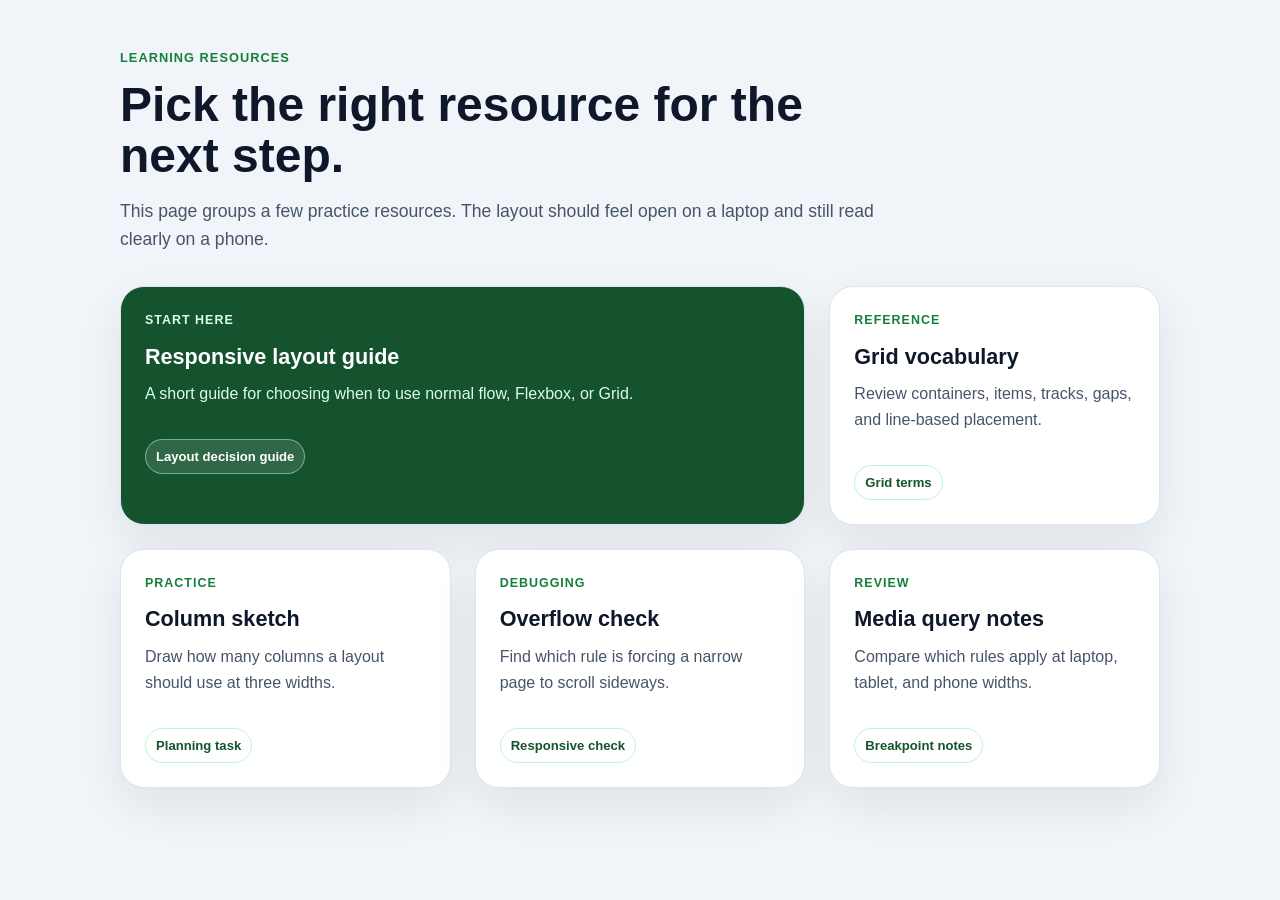
<file: exercise8/responsive-resource-grid/index.html>
<!DOCTYPE html>
<html lang="en">
  <head>
    <meta charset="UTF-8">
    <meta name="viewport" content="width=device-width, initial-scale=1.0">
    <title>Responsive resource grid</title>
    <link rel="stylesheet" href="style.css">
  </head>
  <body>
    <main class="page-shell">
      <section class="intro" aria-labelledby="page-title">
        <p class="eyebrow">Learning resources</p>
        <h1 id="page-title">Pick the right resource for the next step.</h1>
        <p>
          This page groups a few practice resources. The layout should feel
          open on a laptop and still read clearly on a phone.
        </p>
      </section>

      <section class="resource-grid" aria-label="Learning resources">
        <article class="resource-card highlight-resource">
          <p class="resource-kind">Start here</p>
          <h2>Responsive layout guide</h2>
          <p>
            A short guide for choosing when to use normal flow, Flexbox, or Grid.
          </p>
          <p class="resource-note">Layout decision guide</p>
        </article>

        <article class="resource-card">
          <p class="resource-kind">Reference</p>
          <h2>Grid vocabulary</h2>
          <p>Review containers, items, tracks, gaps, and line-based placement.</p>
          <p class="resource-note">Grid terms</p>
        </article>

        <article class="resource-card">
          <p class="resource-kind">Practice</p>
          <h2>Column sketch</h2>
          <p>Draw how many columns a layout should use at three widths.</p>
          <p class="resource-note">Planning task</p>
        </article>

        <article class="resource-card">
          <p class="resource-kind">Debugging</p>
          <h2>Overflow check</h2>
          <p>Find which rule is forcing a narrow page to scroll sideways.</p>
          <p class="resource-note">Responsive check</p>
        </article>

        <article class="resource-card">
          <p class="resource-kind">Review</p>
          <h2>Media query notes</h2>
          <p>Compare which rules apply at laptop, tablet, and phone widths.</p>
          <p class="resource-note">Breakpoint notes</p>
        </article>
      </section>
    </main>
  </body>
</html>
</file>
<file: exercise2/style.css>
body {
    margin: 0;
    font-family: Arial, sans-serif;
    background-color: #d498d9;
    color: #102a1f;
    line-height: 1.5;
}

h1 {
    color: #047857;
    margin-bottom: 8px;
}

h2 {
    color: #3b1bbd;
    margin-top: 28px;
}

a {
    color: #0f766e;
}

.resource-card {
  max-width: 720px;
  margin: 40px auto;
  padding: 24px;
  background-color: #ffffff;
  border: 1px solid hsla(320, 79%, 85%, 0.997);
  border-radius: 16px;
}

.summary {
  color: #553e90;
  font-size: 18px;
}

img {
  border: 1px solid #bbf7d0;
  border-radius: 12px;
}

table {
  border-collapse: collapse;
  margin-top: 12px;
}

td {
  border: 1px solid #050505;
  padding: 8px 12px;
}

th {
  border: 1px solid #2b1273;
  padding: 8px 12px;
  background-color: #4384b3;
}
</file>
<file: exercise3/style.css>
body {
  margin: 0;
  font-family: Arial, sans-serif;
  background-color: #f8fafc;
  color: #111827;
  line-height: 1.5;
}

h2 {
  color: #111827;
}

.material-card {
  background-color: white;
  padding: 20px;
  border-radius: 18px;
}

.material-card {
  padding: 20px;
}

.material-shelf p {
  color: #4b5563;
}

.material-card h3 {
  margin-top: 0;
  color: #1d4ed8;
}

.quick-nav {
  padding: 20px;
  background-color: white;
}

.quick-nav > a {
  margin-right: 16px;
  color: #111827;
  font-weight: 700;
  text-decoration: none;
}

.intro-panel,
.material-shelf,
.downloads,
.page-footer {
  max-width: 1000px;
  margin: 32px auto;
  padding: 0 24px;
}

.intro-panel {
  padding-top: 48px;
}

.kicker {
  color: #2563eb;
  font-weight: 700;
  text-transform: uppercase;
  letter-spacing: 0.08em;
}

.material-shelf {
  background-color: #eff6ff;
  padding: 32px;
  border-radius: 24px;
}

.shelf-intro {
  max-width: 620px;
}

.material-list {
  margin-top: 24px;
}

.material-card {
  background-color: white;
  padding: 20px;
  border: 1px solid #dbeafe;
  border-radius: 18px;
  margin-top: 16px;
}

.lesson-link {
  display: inline-block;
  margin-top: 12px;
  padding: 10px 14px;
  background-color: #3b82f6;
  color: white;
  border-radius: 999px;
  text-decoration: none;
  font-weight: 700;
}

.material-shelf .lesson-link {
  background-color: #2563eb;
}

.lesson-link:hover,
.lesson-link:focus {
  background-color: #1d4ed8;
  outline: 3px solid #bfdbfe;
  outline-offset: 3px;
}

a {
  color: #2563eb;
  background-color: transparent;
}

.lesson-link {
  background-color: #3b82f6;
}

.material-shelf .lesson-link {
  background-color: #2563eb;
}

.quick-nav > a {
  color: #111827;
}

.material-card {
  border: 1px solid #93c5fd;
}

.tools {
    max-width: 1000px;
  margin: 32px auto;
  padding: 0 24px;
}    
.tools a{
    display: flex;
    color: #d81d97;
}

.tools a:hover,
.tools a:focus {
    color: gray;
      outline: 3px solid #bfdbfe;
  outline-offset: 3px;
}
</file>
<file: exercise3/feature-cards/style.css>
body {
    margin: 0;
    font-family: Arial, sans-serif;
    background-color: #f8fafc;
    color: #5d8aec;
    line-height: 1.5;
}

h1 {
    color: #0f766e;
}

.intro-panel > h1 {
    color: #1d4ed8;
}

h2 {
    color: #111827;
}

.material-card {
    background-color: white;
    padding: 20px;
    border-radius: 18px;
}

.info p {
    color: #4b5563;
}

.material-card h3 {
    margin-top: 0;
    color: #1d4ed8;
}

/* Navigation Bar on the top */
.quick-nav {
    padding: 20px;
    background-color: white;
}

.quick-nav>a {
    margin-right: 16px;
    color: #111827;
    font-weight: 700;
    text-decoration: none;
}

.intro-panel,
.info,
.bio,
.page-footer {
    max-width: 1000px;
    margin: 32px auto;
    padding: 0 24px;
}

.intro-panel {
    padding-top: 48px;
}

.kicker {
    color: #2563eb;
    font-weight: 700;
    text-transform: uppercase;
    letter-spacing: 0.08em;
}

.info {
    background-color: #eff6ff;
    padding: 32px;
    border-radius: 24px;
}

.shelf-intro {
    max-width: 620px;
}

.material-list {
    margin-top: 24px;
}

.material-card {
    background-color: white;
    padding: 20px;
    border: 1px solid #dbeafe;
    border-radius: 18px;
    margin-top: 16px;
}

.lesson-link {
    display: inline-block;
    margin-top: 12px;
    padding: 10px 14px;
    background-color: #3b82f6;
    color: white;
    border-radius: 999px;
    text-decoration: none;
    font-weight: 700;
}

.info .lesson-link {
    background-color: #2563eb;
}

.lesson-link:hover,
.lesson-link:focus {
    background-color: #7ce083;
    outline: 3px solid #7ea6d7;
    outline-offset: 3px;
}

a {
    color: #2563eb;
    background-color: transparent;
}

/* A later order with the same rule will overrule the previous style */
.material-card {
  border: 1px solid #93c5fd;
}

/* Changes the font color (descendant selector)*/
/* .bio a {
    color: #0f766e;
} */

/* Changes the font color of material card's paragraph (descendant selector)*/
.material-card p {
    color: #cc1f30;
}

/* Changes a specific paragraph font size (child selector)*/
.info>p {
    font-size: 24px;
}

/* Changes the background color and font color when focused and hovered */
.quick-nav>a:hover,
.quick-nav>a:focus {
    background-color: #1d4ed8;
    color: #f8fafc;
}

.tools {
    max-width: 1000px;
    margin: 32px auto;
    padding: 0 24px;
}

.tools a {
    display: flex;
}

.tools a:hover,
.tools a:focus {
    background-color: #111827;
    color: #f8fafc;
}

/* Not completed */
</file>
<file: exercise4/box-model-component/style.css>
* {
  box-sizing: border-box;
}

body {
  margin: 0;
  font-family: Arial, sans-serif;
  background-color: #f8fafc;
  color: #111827;
  line-height: 1.5;
}

.lesson-shell {
  max-width: 460px;
  margin: 48px auto;
  padding: 0 16px;
}

.lesson-header {
  margin-bottom: 24px;
  text-align: center;
}

.topic-label {
  margin: 0 0 8px;
  color: #eb2595;
  font-weight: 700;
}

.activity-panel {
  width: 100%;
  margin-bottom: 20px;
  padding: 24px;
  border: 1px solid #387deb;
  border-radius: 18px;
  background-color: rgb(154, 192, 241);
}

.panel-image {
    display: block;
    width: 100%;
    height: 180px;
    object-fit: cover;
    border-radius: 14px;
    margin-bottom: 18px;
}
.activity-panel h2 {
    margin: 0 0 8px;
    font-size: 1.4rem;
}

.activity-panel p {
    margin:0 0 16px;
    color: #4b5563;
}

.panel-detail {
    font-weight: 700;
}

.panel-link {
  display: inline-block;
  padding: 10px 16px;
  border-radius: 999px;
  background-color: #2563eb;
  color: white;
  font-weight: 700;
  text-decoration: none;
}

.panel-link:hover,
.panel-link:focus {
  background-color: #83c3f0;
  outline: 3px solid #0f020a;
  outline-offset: 2px;
}
</file>
<file: exercise4/reusable-cards/style.css>
* {
  box-sizing: border-box;
}

body {
  margin: 0;
  font-family: Arial, sans-serif;
  background-color: #7ccbf9;
  color: #0b0d12;
  line-height: 1.5;
}

.lesson-shell {
  max-width: 460px;
  margin: 48px auto;
  padding: 0 16px;
}

.lesson-header {
  margin-bottom: 24px;
  text-align: center;
}

.topic-label {
  margin: 0 0 8px;
  color: #7412e4;
  font-weight: 700;
}

/* This part sets the width of the entire panel column */
.activity-panel {
  width: 100%;
  margin-bottom: 20px;
  padding: 24px;
  border: 1px solid #d1d5db;
  border-radius: 18px;
  background-color: white;
}

/* It is 100% of the widith that is available inside the parent panel of the image, because it will follow its parent container size */
.panel-image {
  display: block;
  width: 100%;
  height: 180px;
  object-fit: cover;
  border-radius: 14px;
  margin-bottom: 18px;
}

.activity-panel h2 {
  margin: 0 0 8px;
  font-size: 1.4rem;
}

.activity-panel p {
  margin: 0 0 16px;
  color: #4b5563;
}

.panel-detail {
  font-weight: 700;
}

.panel-link {
  display: inline-block;
  padding: 10px 16px;
  border-radius: 999px;
  background-color: #2563eb;
  color: white;
  font-weight: 700;
  text-decoration: none;
}

.panel-link:hover,
.panel-link:focus {
  background-color: #1d4ed8;
  outline: 3px solid #bfdbfe;
  outline-offset: 2px;
}
</file>
<file: exercise5/flexbox-resource-strip/style.css>
* {
  box-sizing: border-box;
}

body {
  margin: 0;
  font-family: Arial, sans-serif;
  background-color: #f8fafc;
  color: #111827;
  line-height: 1.5;
}

.page-shell {
  max-width: 1040px;
  margin: 48px auto;
  padding: 0 16px;
}

.page-header {
  max-width: 640px;
  margin: 0 auto 32px;
  text-align: center;
}

.eyebrow {
  margin: 0 0 8px;
  color: #0f766e;
  font-weight: 700;
}

.page-header h1 {
  margin: 0 0 12px;
}

.page-header p:last-child {
  margin: 0;
  color: #4b5563;
}

.resource-row {
  margin-top: 32px;
}

/* .resource-tile {
  width: 100%;
  max-width: 300px;
  margin-bottom: 24px;
  padding: 24px;
  border: 1px solid #ccfbf1;
  border-radius: 18px;
  background-color: white;
} */
 /* flex: 1 1 220px, (1 1 x) the tiles can grow if there is extra space, the tile can shrink if there is not sufficient space */
 .resource-tile {
  flex: 1 1 220px;
  max-width: 300px;
  padding: 24px;
  border: 1px solid #ccfbf1;
  border-radius: 18px;
  background-color: white;
}

.resource-type {
  margin: 0 0 12px;
  color: #0f766e;
  font-size: 0.78rem;
  font-weight: 700;
  letter-spacing: 0.08em;
  text-transform: uppercase;
}

.resource-tile h2 {
  margin: 0 0 8px;
  font-size: 1.35rem;
}

.resource-tile p:not(.resource-type) {
  margin: 0 0 18px;
  color: #4b5563;
}

.resource-link {
  display: inline-block;
  padding: 10px 16px;
  border-radius: 999px;
  background-color: #0f766e;
  color: white;
  font-weight: 700;
  text-decoration: none;
}

.resource-link:hover,
.resource-link:focus {
  background-color: #115e59;
  outline: 3px solid #99f6e4;
  outline-offset: 2px;
}

/* .resource-row {
  display: flex;
  flex-direction: column;
} */

/* .resource-tile {
  margin-bottom: 24px;
} */

/* justify-content: center puts the row of tiles in the center when there is extra horizontal space */
/* align-items: stretch makes all the tiles in a row the same height, also when their content has a different length */
/* Added flex-wrap: wrap; */
.resource-row {
  display: flex;
  flex-direction: row;
  flex-wrap: wrap;
  justify-content: center;
  align-items: stretch;
  gap: 24px;
}
</file>
<file: exercise5/responsive-card-gallery/style.css>
* {
  box-sizing: border-box;
}

body {
  margin: 0;
  font-family: Arial, sans-serif;
  background-color: #f6a297;
  color: #080804;
  line-height: 1.5;
}

.page-shell {
  max-width: 1100px;
  margin: 48px auto;
  padding: 0 16px;
}

.page-header {
  max-width: 640px;
  margin: 0 auto 32px;
  text-align: center;
}

.eyebrow {
  margin: 0 0 8px;
  color: #080804;
  font-weight: 700;
}

.page-header h1 {
  margin: 0 0 12px;
}

.page-header p:last-child {
  margin: 0;
  color: #080804;
}

.card-gallery {
  margin-top: 32px;
}

/* Edited this part the the individual gallery card section */
.gallery-card {
  flex: 1 1 250px;
  max-width: 300px;
  padding: 24px;
  border: 1px solid #000000;
  border-radius: 18px;
  background-color: rgb(184, 212, 243);
}

.card-image {
  display: block;
  width: 100%;
  height: 160px;
  object-fit: cover;
  border-radius: 14px;
  margin-bottom: 18px;
}

.gallery-card h2 {
  margin: 0 0 8px;
  font-size: 1.35rem;
}

.gallery-card p {
  margin: 0 0 16px;
  color: #4b5563;
}

.card-detail {
  font-weight: 700;
}

.card-link {
  display: inline-block;
  padding: 10px 16px;
  border-radius: 999px;
  background-color: #ae7aee;
  color: rgb(10, 10, 10);
  font-weight: 700;
  text-decoration: none;
}

.card-link:hover,
.card-link:focus {
  background-color: #89c8ec;
  outline: 3px solid black;
  outline-offset: 2px;
}

/* This section makes the card gallery flex from left ro right in a row and makes it wrap accordingly if the browser is changed */
.card-gallery {
  display: flex;
  flex-direction: row;
  flex-wrap: wrap;
  justify-content: center;
  align-items: stretch;
  gap: 24px;
}
</file>
<file: exercise6/event-visual-hierarchy/style.css>
* {
  box-sizing: border-box;
}
 
body {
  margin: 0;
  font-family: Arial, Helvetica, sans-serif;
  font-size: 16px;
  line-height: 1.6;
  /* line-height: 1; */
  color: #1f2937;
  background-color: #fff7ed;
}

/* max-width stops the content from becoming wider and wider on a wide screen */
/* margin: 0 auto puts the page in the center when there is extra horizontal space */
.event-page {
  max-width: 1080px;
  margin: 0 auto;
  padding: 56px 20px;
}

.feature-panel {
  max-width: 760px;
  margin-bottom: 56px;
  padding: 40px;
  border: 1px solid #fed7aa;
  border-radius: 28px;
  background-color: #fffaf0;
}

h1,
h2,
h3,
p {
  margin-top: 0;
}

.kicker {
  margin-bottom: 12px;
  color: #c2410c;
  font-size: 0.8rem;
  font-weight: 700;
  letter-spacing: 0.08em;
  text-transform: uppercase;
}

h1 {
  margin-bottom: 16px;
  font-size: 3rem;
  line-height: 1.05;
}

.feature-intro {
  max-width: 620px;
  margin-bottom: 28px;
  color: #57534e;
  font-size: 1.2rem;
}

.session-heading {
  max-width: 680px;
  margin-bottom: 24px;
}

.session-heading h2 {
  margin-bottom: 10px;
  font-size: 2rem;
  line-height: 1.15;
}

/* font-size uses "rem". "rem" is determined by the root element (html element) meaning if the root text size is 16px, then 3rem is 48 px */
.session-heading p {
  color: #57534e;
  font-size: 1.05rem;
}

.event-actions {
  display: flex;
  flex-wrap: wrap;
  gap: 12px;
}

.action {
  display: inline-block;
  padding: 12px 18px;
  border-radius: 999px;
  font-weight: 700;
  text-decoration: none;
}

.primary-action {
  background-color: #c2410c;
  color: #ffffff;
}

.secondary-action {
  border: 1px solid #fed7aa;
  background-color: #ffedd5;
  color: #c2410c;
}

.action:hover,
.action:focus {
  outline: 3px solid #fdba74;
  outline-offset: 3px;
}

.primary-action:hover,
.primary-action:focus {
  background-color: #9a3412;
}

.secondary-action:hover,
.secondary-action:focus {
  background-color: #fed7aa;
}

.session-section {
  padding-top: 8px;
}

.session-list {
  display: flex;
  flex-wrap: wrap;
  gap: 20px;
}

.session-card {
  flex: 1 1 240px;
  padding: 24px;
  border: 1px solid #fed7aa;
  border-radius: 22px;
  background-color: #fffaf0;
}

.session-card h3 {
  margin-bottom: 10px;
  font-size: 1.3rem;
  line-height: 1.2;
}

.session-card p {
  margin-bottom: 16px;
  color: #57534e;
}

.session-meta {
  margin-bottom: 0;
  color: #c2410c;
  font-size: 0.9rem;
  font-weight: 700;
}
</file>
<file: exercise6/portfolio-visual-hierarchy/style.css>
* {
  box-sizing: border-box;
}

body {
  margin: 0;
  font-family: "Segoe UI", Arial, sans-serif;
  font-size: 16px;
  line-height: 1.6;
  color: #26352d;
  background-color: #f3f5ed;
}

.portfolio-page {
  max-width: 1080px;
  margin: 0 auto;
  padding: 56px 20px;
}

.intro-panel {
  max-width: 760px;
  margin-bottom: 56px;
  padding: 40px;
  border: 1px solid #d5dfd2;
  border-radius: 28px;
  background-color: #ffffff;
}

h1,
h2,
h3,
p {
  margin-top: 0;
}

.label {
  margin-bottom: 12px;
  color: #3c8067;
  font-size: 0.8rem;
  font-weight: 700;
  letter-spacing: 0.08em;
  text-transform: uppercase;
}

h1 {
  margin-bottom: 16px;
  font-size: 3rem;
  line-height: 1.05;
}

.intro-text {
  max-width: 620px;
  margin-bottom: 28px;
  color: #64736a;
  font-size: 1.2rem;
}

.work-heading {
  max-width: 680px;
  margin-bottom: 24px;
}

.work-heading h2 {
  margin-bottom: 10px;
  font-size: 2rem;
  line-height: 1.15;
}

.work-heading .label {
  color: #3c8067;
}

.work-heading p {
  color: #64736a;
  font-size: 1.05rem;
}

.intro-links {
  display: flex;
  flex-wrap: wrap;
  gap: 8px;
}

.main-link,
.quiet-link {
  display: inline-block;
  padding: 12px 18px;
  border-radius: 99px;
  font-weight: 700;
  text-decoration: none;
}

.main-link {
  background-color: #3c8067;
  color: #ffffff;
}

.quiet-link {
  border: 1px solid #d5dfd2;
  background-color: #dce9dc;
  color: #183c32;
}

.main-link:hover,
.main-link:focus,
.quiet-link:hover,
.quiet-link:focus {
  outline: 3px solid #b8d5c1;
  outline-offset: 3px;
}

.main-link:hover,
.main-link:focus {
  background-color: #285b47;
}

.quiet-link:hover,
.quiet-link:focus {
  background-color: #c5dcc9;
}

.work-section {
  padding-top: 8px;
}

.work-list {
  display: flex;
  flex-wrap: wrap;
  gap: 20px;
}

.work-card {
  flex: 1 1 240px;
  max-width: 250px;
  padding: 24px;
  border: 1px solid #d5dfd2;
  border-radius: 22px;
  background-color: #ffffff;
}

.work-card h3 {
  margin-bottom: 10px;
  font-size: 1.3rem;
  line-height: 1.2;
}

.work-card p {
  margin-bottom: 16px;
  color: #64736a;
}

.work-detail {
  margin-bottom: 0;
  color: #3c8067;
  font-size: 0.9rem;
  font-weight: 700;
}

.first {
    margin-right: 10px;
}
</file>
<file: exercise7/portfolio-image-hero/style.css>
* {
  box-sizing: border-box;
}

body {
  margin: 0;
  font-family: Arial, Helvetica, sans-serif;
  font-size: 16px;
  line-height: 1.6;
  color: #0f172a;
  background-color: #eef5ff;
}

h1,
p {
  margin-top: 0;
}

.page-shell {
  max-width: 1120px;
  margin: 0 auto;
  padding: 40px 20px;
}

/* Added margin-bottom */
.eyebrow {
  color: #2563eb;
  font-size: 0.8rem;
  font-weight: 700;
  letter-spacing: 0.08em;
  text-transform: uppercase;
  margin-bottom: 12px;
}

.hero-intro {
  color: #475569;
}

/* Change the button class CSS */
.button {
  /* color: #ff0000;
  font-weight: 700; */
  display: inline-block;
  padding: 12px 18px;
  border-radius: 999px;
  font-weight: 700;
  text-decoration: none;
}

.hero {
  display: flex;
  flex-wrap: wrap;
  align-items: center;
  gap: 28px;
  min-height: 500px;
  padding: 32px;
  border-radius: 32px;
  background-color: #dcfce7;
  background-image: url("images/portfolio-background.png");
  background-size: cover;
  background-position: center;
  background-repeat: no-repeat;
}

.hero-content {
  flex: 1 1 340px;
  max-width: 600px;
  padding: 32px;
  border-radius: 24px;
  background-color: rgba(255, 255, 255, 0.93);
  box-shadow: 0 20px 50px rgba(20, 83, 45, 0.14);
}

h1 {
  margin-bottom: 16px;
  font-size: 2.75rem;
  line-height: 1.05;
}

.hero-intro {
  max-width: 540px;
  margin-bottom: 28px;
  color: #475569;
  font-size: 1.08rem;
}

.hero-actions {
  display: flex;
  flex-wrap: wrap;
  gap: 12px;
}

.primary-button {
  background-color: #2563eb;
  color: #ffffff;
}

.secondary-button {
  border: 1px solid #1257eb;
  background-color: #eaeef6;
  color: #1257eb;
}

.button:hover,
.button:focus {
  outline: 3px solid #687bf4;
  outline-offset: 3px;
}

.primary-button:hover,
.primary-button:focus {
  background-color: #022674;
}

.secondary-button:hover,
.secondary-button:focus {
  background-color: #9ab7f1;
}

/* Did not use flex: auto; I want it to shrink */
.image-panel {
  flex: 1 1 300px;
  position: relative;
  margin: 0;
}

.feature-photo {
  display: block;
  width: 100%;
  height: 340px;
  object-fit: cover;
  border-radius: 24px;
  box-shadow: 0 20px 50px rgba(20, 83, 45, 0.18);
}

.image-label {
  position: absolute;
  left: 16px;
  bottom: 16px;
  margin: 0;
  padding: 8px 12px;
  border-radius: 999px;
  background-color: #052e16;
  color: #ffffff;
  font-size: 0.9rem;
  font-weight: 700;
}
</file>
<file: exercise8/responsive-portfolio-grid/style.css>
* {
  box-sizing: border-box;
}

body {
  margin: 0;
  font-family: Arial, Helvetica, sans-serif;
  font-size: 16px;
  line-height: 1.6;
  color: #0f172a;
  background-color: #f1f5f9;
}

h1,
h2,
p {
  margin-top: 0;
}

.page-shell {
  max-width: 1080px;
  margin: 0 auto;
  padding: 48px 20px;
}

.intro {
  max-width: 760px;
  margin-bottom: 32px;
}

.eyebrow {
  margin-bottom: 12px;
  color: #2563eb;
  font-size: 0.8rem;
  font-weight: 700;
  letter-spacing: 0.08em;
  text-transform: uppercase;
}

h1 {
  margin-bottom: 16px;
  font-size: 3rem;
  line-height: 1.05;
}

.intro p:last-child {
  color: #475569;
  font-size: 1.1rem;
}

.project-card {
  min-height: 220px;
  padding: 24px;
  border: 1px solid #dbe4f0;
  border-radius: 24px;
  background-color: #ffffff;
  box-shadow: 0 18px 45px rgba(15, 23, 42, 0.08);
}

.project-card h2 {
  margin-bottom: 12px;
  font-size: 1.35rem;
  line-height: 1.15;
}

.project-kind {
  margin-bottom: 14px;
  color: #2563eb;
  font-size: 0.78rem;
  font-weight: 700;
  letter-spacing: 0.08em;
  text-transform: uppercase;
}

.project-card p:not(.project-kind):not(.project-note) {
  color: #475569;
}

.project-note {
  display: inline-block;
  margin-bottom: 0;
  margin-top: 16px;
  padding: 6px 10px;
  border: 1px solid #dbe4f0;
  border-radius: 999px;
  color: #334155;
  font-size: 0.82rem;
  font-weight: 700;
}

.project-card.featured-project {
  background-color: #1455c0;
  color: #ffffff;
}

.project-card.featured-project .project-kind,
.project-card.featured-project p:not(.project-kind):not(.project-note) {
  color: #ffffff;
}

.project-card.featured-project .project-note {
  border-color: rgba(255, 255, 255, 0.45);
  background-color: rgba(255, 255, 255, 0.12);
  color: #ffffff;
}

.project-grid {
  display: grid;
  grid-template-columns: repeat(4, 1fr);
  gap: 24px;
}

.project-card.featured-project {
  grid-column: span 2;
}

@media (max-width: 820px) {
  .project-grid {
    grid-template-columns: repeat(2, 1fr);
  }

  h1 {
    font-size: 2.4rem;
  }
}

@media (max-width: 560px) {
  .page-shell {
    padding: 32px 16px;
  }

  .project-grid {
    grid-template-columns: 1fr;
  }

  .project-card.featured-project {
    grid-column: auto;
  }
}
</file>
<file: exercise8/responsive-resource-grid/style.css>
* {
  box-sizing: border-box;
}

body {
  margin: 0;
  font-family: Arial, Helvetica, sans-serif;
  font-size: 16px;
  line-height: 1.6;
  color: #0f172a;
  background-color: #f1f5f9;
}

h1,
h2,
p {
  margin-top: 0;
}

.page-shell {
  max-width: 1080px;
  margin: 0 auto;
  padding: 48px 20px;
}

.intro {
  max-width: 760px;
  margin-bottom: 32px;
}

.eyebrow {
  margin-bottom: 12px;
  color: #15803d;
  font-size: 0.8rem;
  font-weight: 700;
  letter-spacing: 0.08em;
  text-transform: uppercase;
}

h1 {
  margin-bottom: 16px;
  font-size: 3rem;
  line-height: 1.05;
}

.intro p:last-child {
  color: #475569;
  font-size: 1.1rem;
}

.resource-card {
  min-height: 220px;
  padding: 24px;
  border: 1px solid #dbe4f0;
  border-radius: 24px;
  background-color: #ffffff;
  box-shadow: 0 18px 45px rgba(15, 23, 42, 0.08);
}

.resource-card h2 {
  margin-bottom: 12px;
  font-size: 1.35rem;
  line-height: 1.15;
}

.resource-kind {
  margin-bottom: 14px;
  color: #15803d;
  font-size: 0.78rem;
  font-weight: 700;
  letter-spacing: 0.08em;
  text-transform: uppercase;
}

.resource-card p:not(.resource-kind):not(.resource-note) {
  color: #475569;
}

.resource-note {
  display: inline-block;
  margin-bottom: 0;
  margin-top: 16px;
  padding: 6px 10px;
  border: 1px solid #bbf7d0;
  border-radius: 999px;
  color: #14532d;
  font-size: 0.82rem;
  font-weight: 700;
}

.resource-card.highlight-resource {
  background-color: #14532d;
  color: #ffffff;
}

.resource-card.highlight-resource .resource-kind,
.resource-card.highlight-resource p:not(.resource-kind):not(.resource-note) {
  color: #dcfce7;
}

.resource-card.highlight-resource .resource-note {
  border-color: rgba(220, 252, 231, 0.45);
  background-color: rgba(255, 255, 255, 0.12);
  color: #ffffff;
}

.resource-grid {
  display: grid;
  grid-template-columns: repeat(3, 1fr);
  gap: 24px;
}

.resource-card.highlight-resource {
  grid-column: span 2;
  background-color: #14532d;
  color: #ffffff;
}

@media (max-width: 820px) {
  .resource-grid {
    grid-template-columns: repeat(2, 1fr);
  }

  h1 {
    font-size: 2.4rem;
  }
}

@media (max-width: 560px) {
  .page-shell {
    padding: 32px 16px;
  }

  .resource-grid {
    grid-template-columns: 1fr;
  }

  .resource-card.highlight-resource {
    grid-column: auto;
  }
}
</file>
